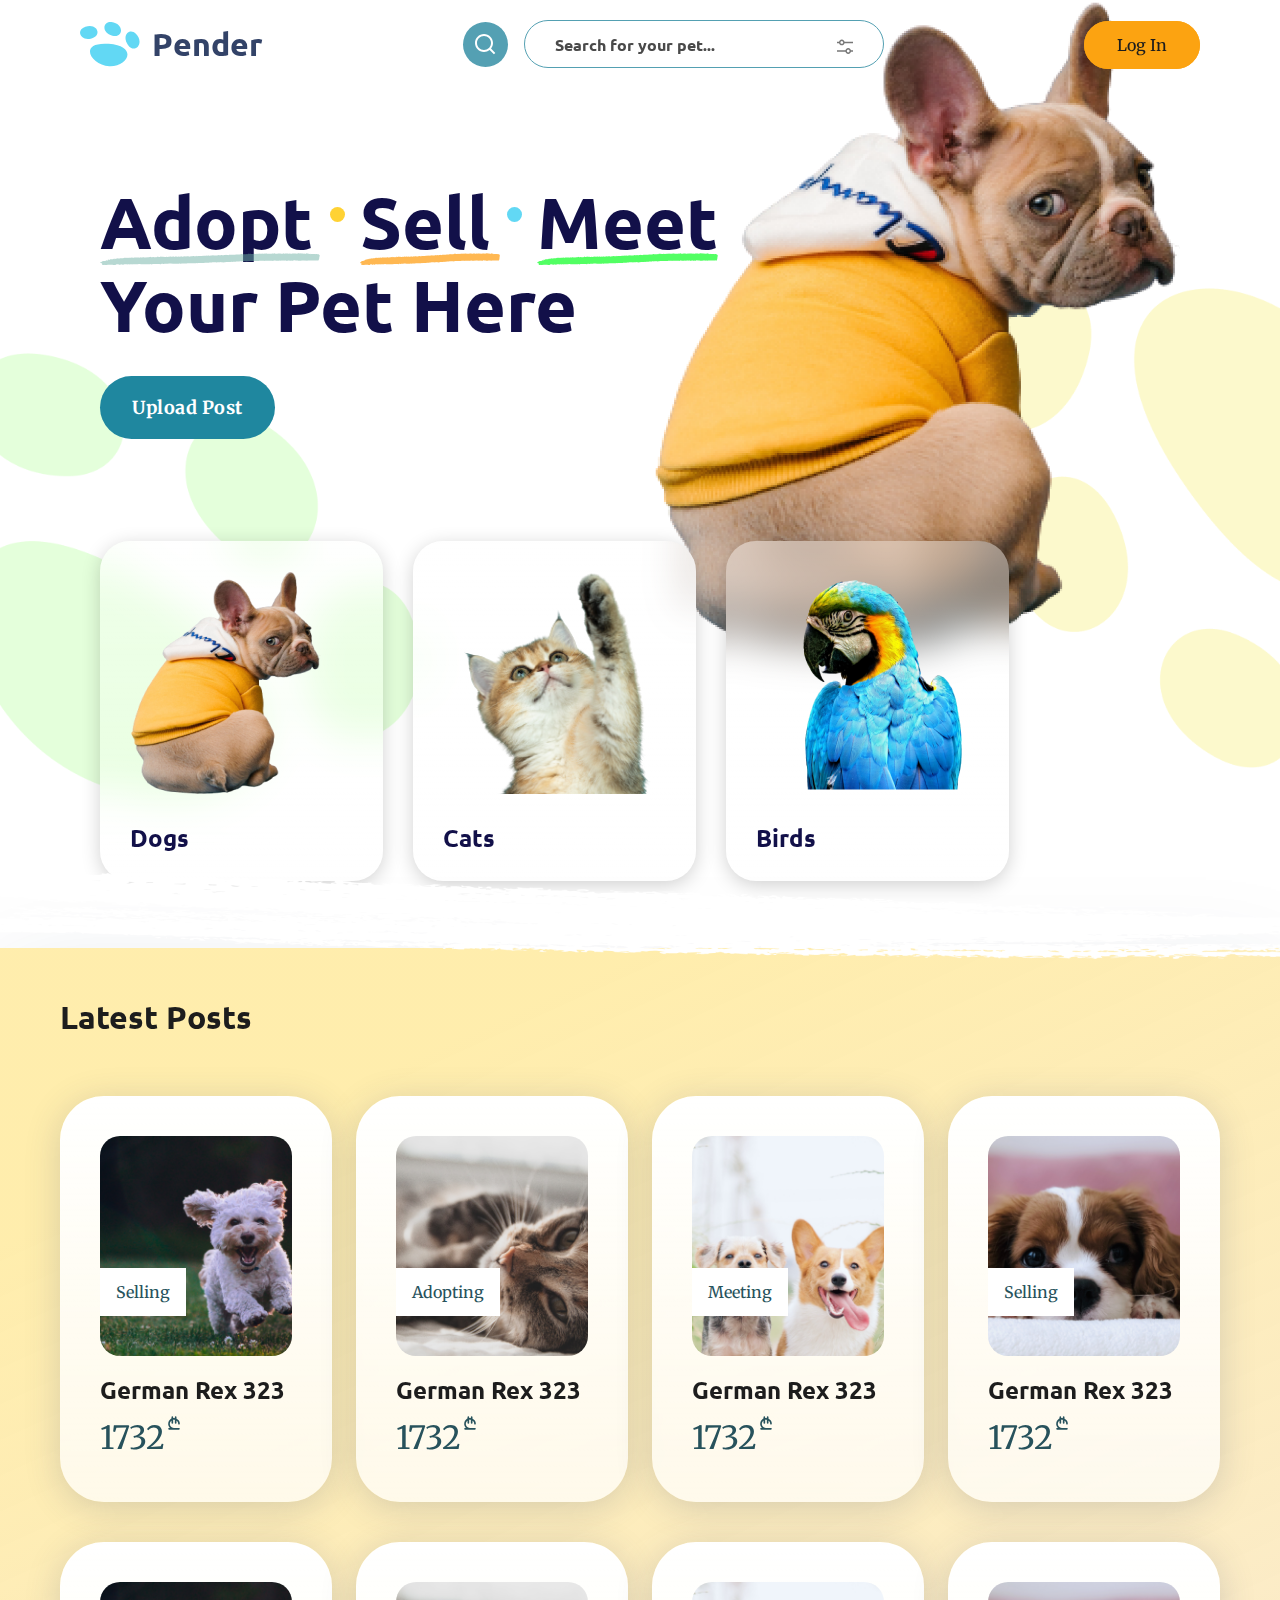
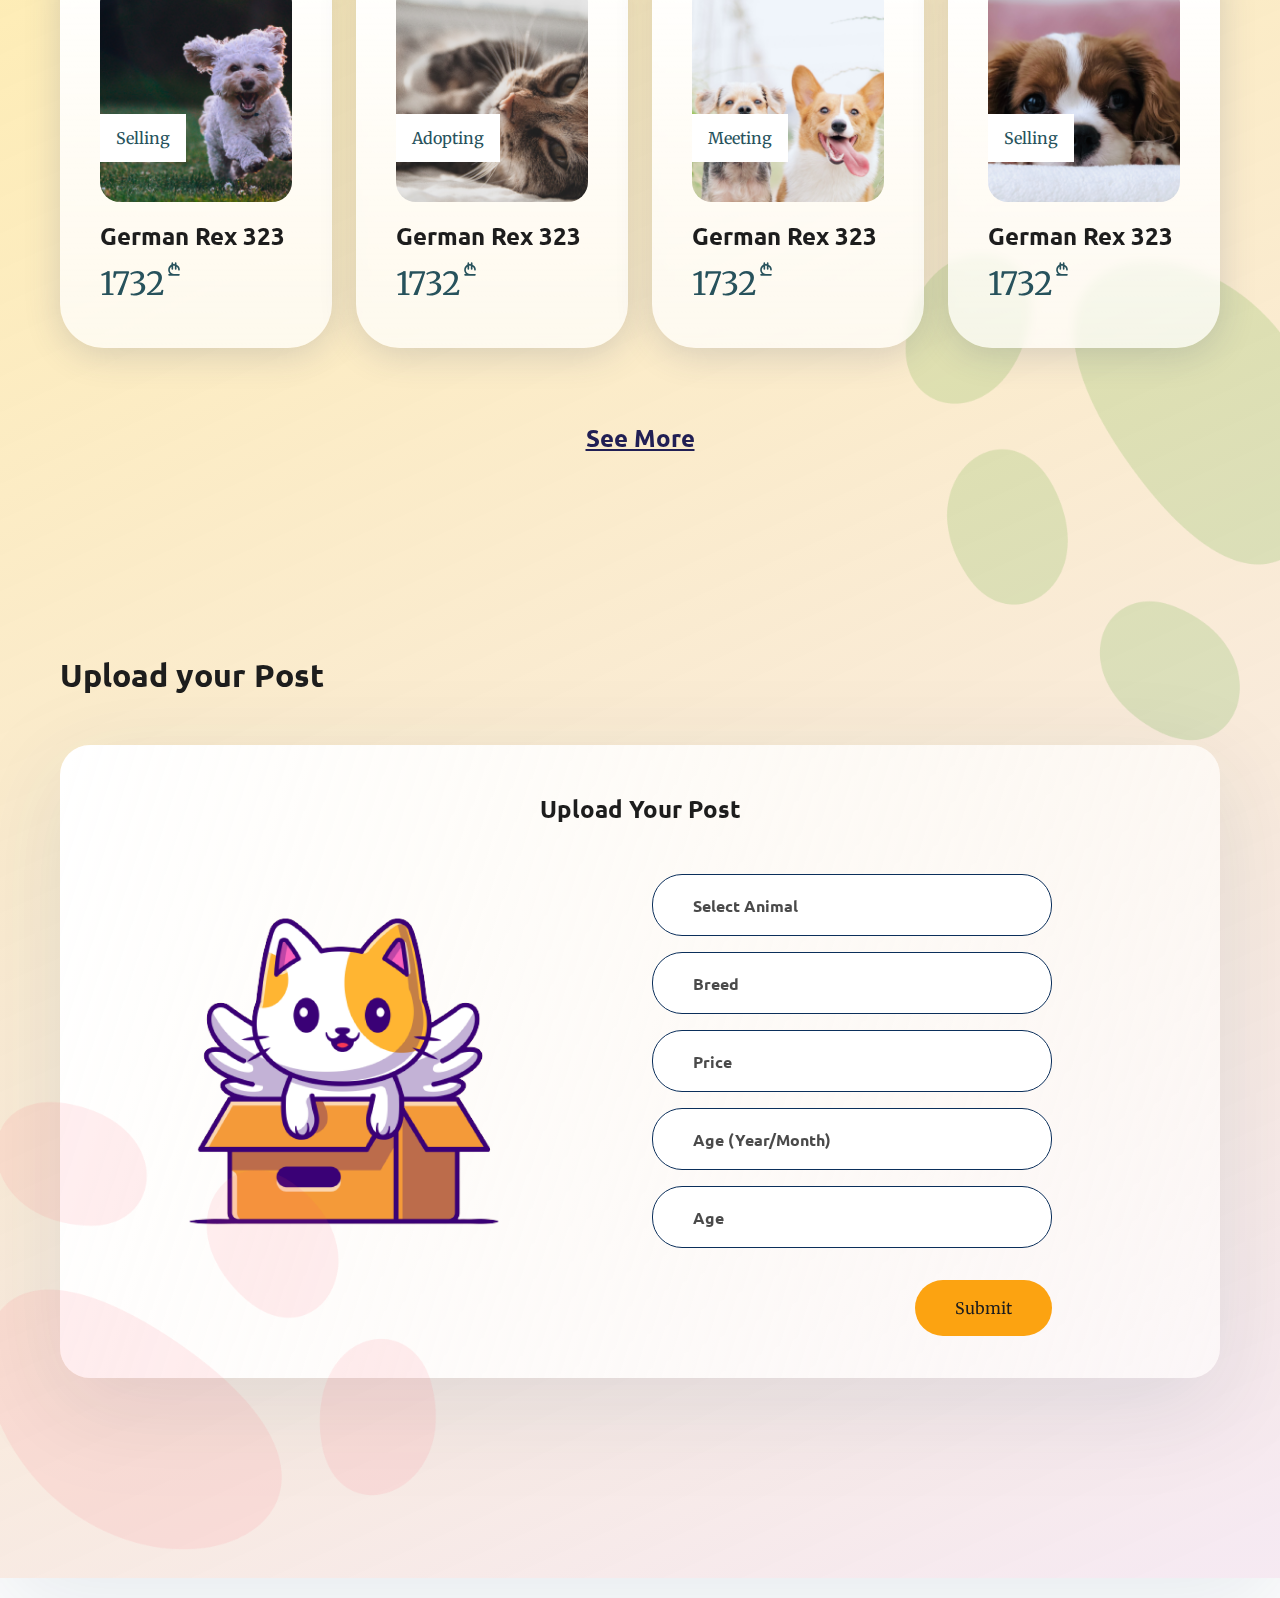
<file: index.html>
<!DOCTYPE html>
<html lang="en">
  <head>
    <meta charset="UTF-8" />
    <meta http-equiv="X-UA-Compatible" content="IE=edge" />
    <meta name="viewport" content="width=device-width, initial-scale=1.0" />
    <title>Pender</title>

    <!-- Bootstrap CSS -->
    <link rel="stylesheet" href="assets/css/bootstrap.min.css" />

    <!-- Custom CSS -->
    <link rel="stylesheet" href="assets/css/style.css" />

    <!-- Responsive CSS -->
    <link rel="stylesheet" href="assets/css/responsive.css" />
  </head>
  <body>
    <!-- Header Part HTML Start -->

    <header>
      <!-- Header Section HTML Start -->

      <section id="Header">
        <nav class="navbar navbar-expand-xl">
          <div class="container-fluid">
            <a class="logo" href="index.html"
              ><img src="assets/images/logo.svg" alt="logo" />Pender</a
            >
            <button
              class="navbar-toggler collapsed"
              type="button"
              data-bs-toggle="collapse"
              data-bs-target="#navbarNav"
              aria-controls="navbarNav"
              aria-expanded="false"
              aria-label="Toggle navigation"
            >
              <span class="toggler-icon top-bar"></span>
              <span class="toggler-icon middle-bar"></span>
              <span class="toggler-icon bottom-bar"></span>
            </button>
            <div class="collapse navbar-collapse" id="navbarNav">
              <ul class="navbar-nav pl-md-5 mx-auto pb-0">
                <form>
                  <div class="search-form">
                    <button type="submit" class="search-btn">
                      <img src="assets/images/search.svg" alt="search" />
                    </button>
                    <div class="search-form-field">
                      <input type="text" placeholder="Search for your pet..." />
                      <span>
                        <img src="assets/images/filter.svg" alt="filter" />
                      </span>
                    </div>
                  </div>
                </form>
              </ul>
              <div class="navbar-nav ml-auto">
                <div class="nav-buttons">
                  <a class="login" href="login.html">Log In</a>
                </div>
              </div>
            </div>
          </div>
        </nav>
      </section>

      <!-- Header Section HTML End -->

      <!-- Hero Section HTML Start -->

      <section id="Hero">
        <div class="hero-wrapper position-relative">
          <div class="container-fluid">
            <div class="row">
              <div class="col-lg-6">
                <div class="hero-content">
                  <h1>
                    <span class="adopt position-relative">
                      Adopt <img src="assets/images/adopt.svg" alt="adopt" />
                    </span>
                    <span class="sell position-relative">
                      Sell <img src="assets/images/sell.svg" alt="sell" />
                    </span>
                    <span class="meet position-relative">
                      Meet <img src="assets/images/meet.svg" alt="meet" />
                    </span>
                    <br />
                    Your Pet Here
                  </h1>
                  <div class="hero-btn mt-5">
                    <a href="#">Upload Post</a>
                  </div>
                  <div class="pets-box">
                    <div class="single-pet">
                      <img src="assets/images/dog.png" alt="dog" />
                      <h4>Dogs</h4>
                    </div>
                    <div class="single-pet">
                      <img src="assets/images/cat.png" alt="cat" />
                      <h4>Cats</h4>
                    </div>
                    <div class="single-pet">
                      <img src="assets/images/birds.png" alt="bird" />
                      <h4>Birds</h4>
                    </div>
                  </div>
                </div>
              </div>
              <div class="col-lg-6">
                <div class="hero-img">
                  <img
                    class="img-fluid"
                    src="assets/images/hero-img.png"
                    alt="hero-img"
                  />
                </div>
              </div>
            </div>
          </div>
          <div class="hero-shape1">
            <img src="assets/images/hero-shape1.png" alt="hero-shape1" />
          </div>
          <div class="hero-shape2">
            <img src="assets/images/hero-shape2.png" alt="hero-shape2" />
          </div>
        </div>
      </section>

      <!-- Hero Section HTML End -->
    </header>

    <!-- Header Part HTML End -->

    <!-- Main Part HTML Start -->

    <main class="main-bg position-relative">
      <div class="main-top-shape">
        <img src="assets/images/main-shape.png" alt="main-shape" />
      </div>

      <!-- Post Section HTML Start -->

      <section id="Post">
        <div class="post-wrapper position-relative">
          <div class="container-fluid">
            <div class="section-title">
              <h2>Latest Posts</h2>
            </div>
            <div class="row align-items-center">
              <div class="col-sm-6 col-lg-3">
                <div class="post-card">
                  <div class="post-card-img position-relative">
                    <img src="assets/images/post-img1.png" alt="post-img1" />
                    <span>Selling</span>
                  </div>
                  <h5>German Rex 323</h5>
                  <p>
                    1732
                    <span
                      ><img src="assets/images/currency.svg" alt="currency"
                    /></span>
                  </p>
                </div>
              </div>
              <div class="col-sm-6 col-lg-3">
                <div class="post-card">
                  <div class="post-card-img position-relative">
                    <img src="assets/images/post-img2.png" alt="post-img2" />
                    <span>Adopting</span>
                  </div>
                  <h5>German Rex 323</h5>
                  <p>
                    1732
                    <span
                      ><img src="assets/images/currency.svg" alt="currency"
                    /></span>
                  </p>
                </div>
              </div>
              <div class="col-sm-6 col-lg-3">
                <div class="post-card">
                  <div class="post-card-img position-relative">
                    <img src="assets/images/post-img3.png" alt="post-img3" />
                    <span>Meeting</span>
                  </div>
                  <h5>German Rex 323</h5>
                  <p>
                    1732
                    <span
                      ><img src="assets/images/currency.svg" alt="currency"
                    /></span>
                  </p>
                </div>
              </div>
              <div class="col-sm-6 col-lg-3">
                <div class="post-card">
                  <div class="post-card-img position-relative">
                    <img src="assets/images/post-img4.png" alt="post-img4" />
                    <span>Selling</span>
                  </div>
                  <h5>German Rex 323</h5>
                  <p>
                    1732
                    <span
                      ><img src="assets/images/currency.svg" alt="currency"
                    /></span>
                  </p>
                </div>
              </div>
              <div class="col-sm-6 col-lg-3">
                <div class="post-card">
                  <div class="post-card-img position-relative">
                    <img src="assets/images/post-img1.png" alt="post-img1" />
                    <span>Selling</span>
                  </div>
                  <h5>German Rex 323</h5>
                  <p>
                    1732
                    <span
                      ><img src="assets/images/currency.svg" alt="currency"
                    /></span>
                  </p>
                </div>
              </div>
              <div class="col-sm-6 col-lg-3">
                <div class="post-card">
                  <div class="post-card-img position-relative">
                    <img src="assets/images/post-img2.png" alt="post-img2" />
                    <span>Adopting</span>
                  </div>
                  <h5>German Rex 323</h5>
                  <p>
                    1732
                    <span
                      ><img src="assets/images/currency.svg" alt="currency"
                    /></span>
                  </p>
                </div>
              </div>
              <div class="col-sm-6 col-lg-3">
                <div class="post-card">
                  <div class="post-card-img position-relative">
                    <img src="assets/images/post-img3.png" alt="post-img3" />
                    <span>Meeting</span>
                  </div>
                  <h5>German Rex 323</h5>
                  <p>
                    1732
                    <span
                      ><img src="assets/images/currency.svg" alt="currency"
                    /></span>
                  </p>
                </div>
              </div>
              <div class="col-sm-6 col-lg-3">
                <div class="post-card">
                  <div class="post-card-img position-relative">
                    <img src="assets/images/post-img4.png" alt="post-img4" />
                    <span>Selling</span>
                  </div>
                  <h5>German Rex 323</h5>
                  <p>
                    1732
                    <span
                      ><img src="assets/images/currency.svg" alt="currency"
                    /></span>
                  </p>
                </div>
              </div>
            </div>
            <div class="post-see-more-btn text-center mt-5 pt-4">
              <a href="#">See More</a>
            </div>
          </div>
          <div class="latest-post-shape">
            <img
              src="assets/images/latest-post-shape.png"
              alt="latest-post-shape"
            />
          </div>
        </div>
      </section>

      <!-- Post Section HTML End -->

      <!-- Upload Post Section HTML Start -->

      <section id="Upload-post">
        <div class="upload-post-wrapper position-relative">
          <div class="container-fluid">
            <div class="section-title">
              <h2>Upload your Post</h2>
            </div>
            <div class="upload-post-container">
              <div class="upload-post-title">
                <h4>Upload Your Post</h4>
              </div>
              <div class="row align-items-center">
                <div class="col-md-6">
                  <div class="upload-post-img">
                    <img
                      src="assets/images/upload-post.png"
                      alt="upload-post"
                    />
                  </div>
                </div>
                <div class="col-md-6">
                  <div class="upload-post-form-container">
                    <form>
                      <div class="upload-post-form">
                        <div class="up-form-field">
                          <input type="text" placeholder="Select Animal" />
                        </div>
                        <div class="up-form-field">
                          <input type="text" placeholder="Breed" />
                        </div>
                        <div class="up-form-field">
                          <input type="text" placeholder="Price" />
                        </div>
                        <div class="up-form-field">
                          <input type="text" placeholder="Age (Year/Month)" />
                        </div>
                        <div class="up-form-field">
                          <input type="text" placeholder="Age" />
                        </div>
                        <div class="up-form-btn text-center text-md-end mt-3">
                          <input type="submit" placeholder="Next" />
                        </div>
                      </div>
                    </form>
                  </div>
                </div>
              </div>
            </div>
          </div>
          <div class="upload-post-shape">
            <img
              src="assets/images/upload-post-shape.png"
              alt="upload-post-shape"
            />
          </div>
        </div>
      </section>

      <!-- Upload Post Section HTML End -->
    </main>

    <!-- Main Part HTML End -->

    <!-- Bootstrap JavaScript -->
    <script src="assets/js/bootstrap.min.js"></script>

    <!-- Custom JavaScript -->
    <script src="assets/js/script.js"></script>
  </body>
</html>
</file>
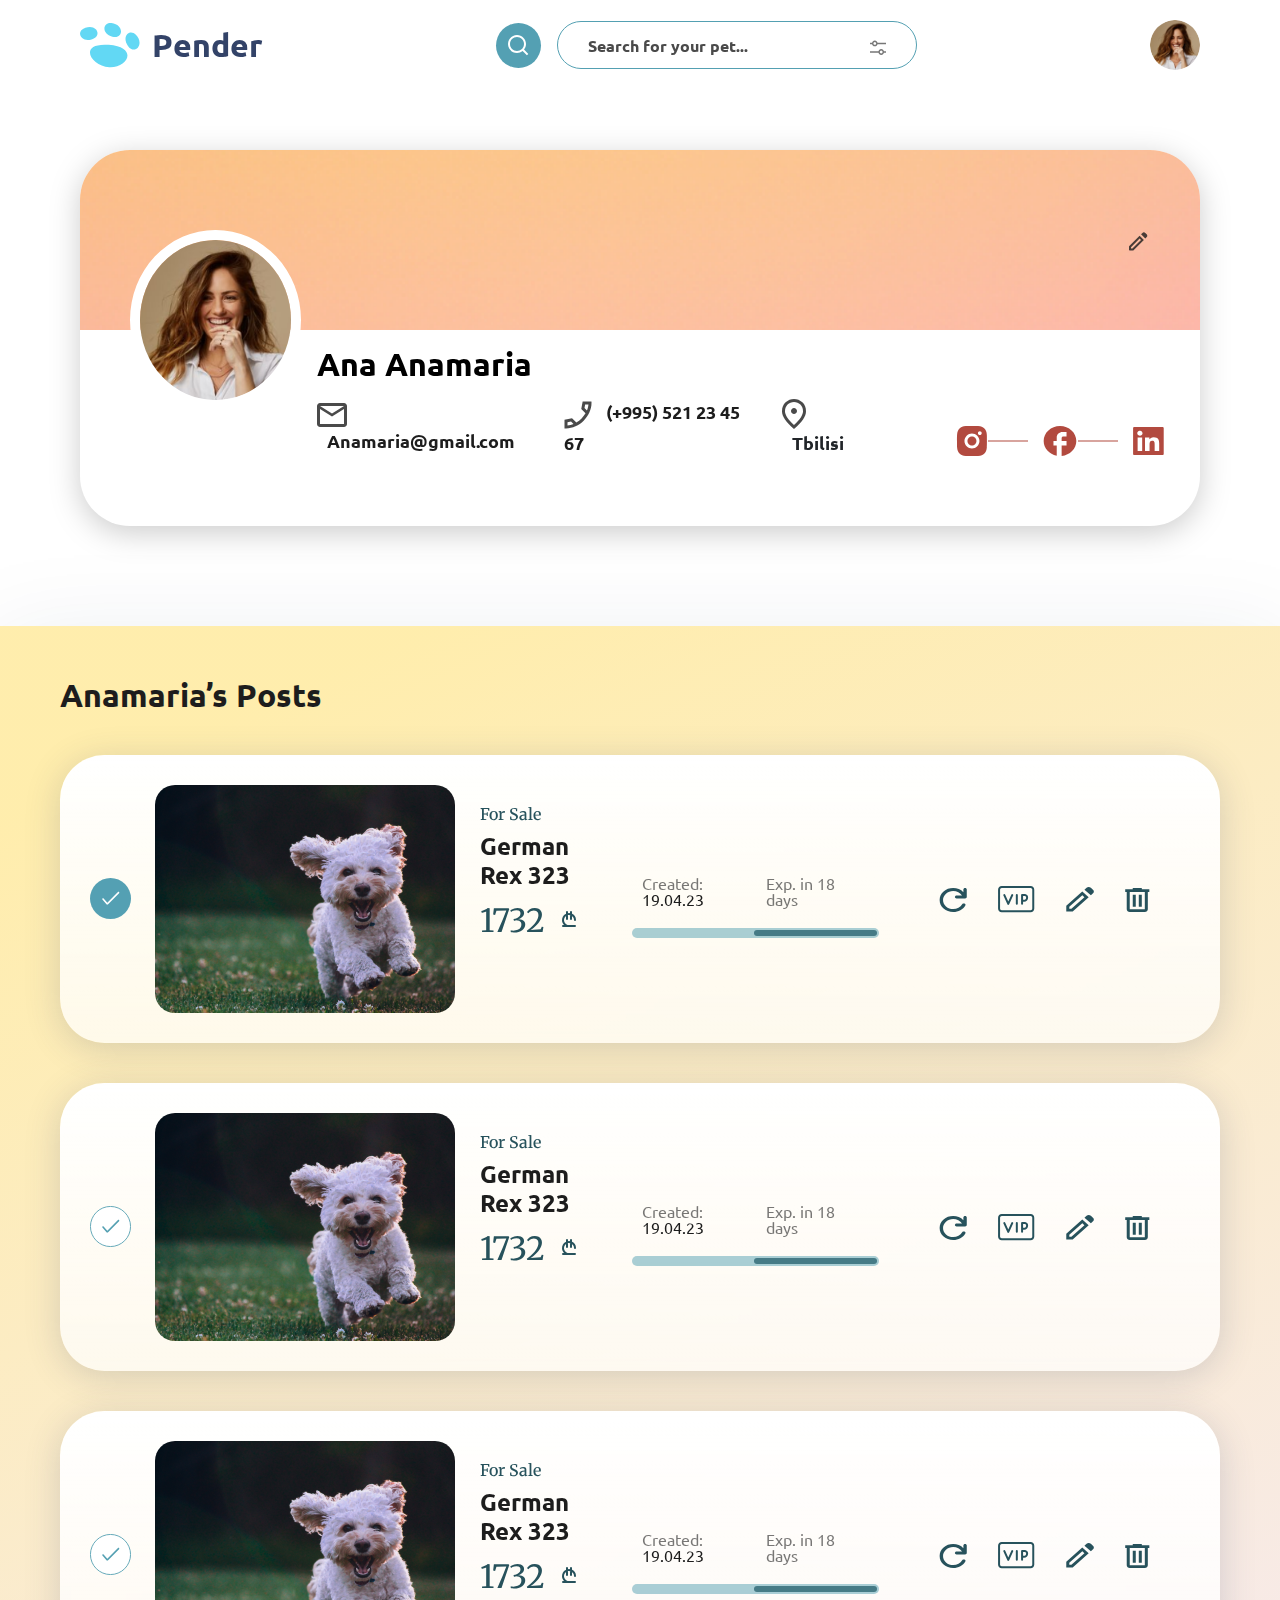
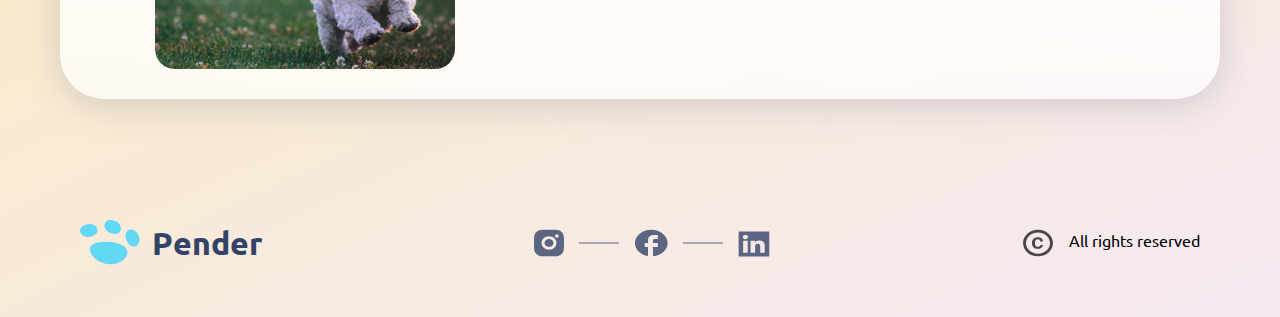
<file: post-card.html>
<!DOCTYPE html>
<html lang="en">
  <head>
    <meta charset="UTF-8" />
    <meta http-equiv="X-UA-Compatible" content="IE=edge" />
    <meta name="viewport" content="width=device-width, initial-scale=1.0" />
    <title>Pender</title>

    <!-- Bootstrap CSS -->
    <link rel="stylesheet" href="assets/css/bootstrap.min.css" />

    <!-- Custom CSS -->
    <link rel="stylesheet" href="assets/css/style.css" />

    <!-- Responsive CSS -->
    <link rel="stylesheet" href="assets/css/responsive.css" />
  </head>
  <body>
    <!-- Header Part HTML Start -->

    <header>
      <!-- Header Section HTML Start -->

      <section id="Header">
        <nav class="navbar navbar-expand-xl">
          <div class="container-fluid">
            <a class="logo" href="index.html"
              ><img src="assets/images/logo.svg" alt="logo" />Pender</a
            >
            <button
              class="navbar-toggler collapsed"
              type="button"
              data-bs-toggle="collapse"
              data-bs-target="#navbarNav"
              aria-controls="navbarNav"
              aria-expanded="false"
              aria-label="Toggle navigation"
            >
              <span class="toggler-icon top-bar"></span>
              <span class="toggler-icon middle-bar"></span>
              <span class="toggler-icon bottom-bar"></span>
            </button>
            <div class="collapse navbar-collapse" id="navbarNav">
              <ul class="navbar-nav pl-md-5 mx-auto pb-0">
                <form>
                  <div class="search-form">
                    <button type="submit" class="search-btn">
                      <img src="assets/images/search.svg" alt="search" />
                    </button>
                    <div class="search-form-field">
                      <input type="text" placeholder="Search for your pet..." />
                      <span>
                        <img src="assets/images/filter.svg" alt="filter" />
                      </span>
                    </div>
                  </div>
                </form>
              </ul>
              <div class="navbar-nav ml-auto">
                <div class="nav-buttons">
                  <div class="user-profile position-relative" href="#">
                    <img
                      class="user-profile-icon"
                      src="assets/images/user-profile.png"
                      alt="user-profile"
                    />
                    <div class="profile-dropdown">
                      <div class="profile-user-info d-flex align-items-center">
                        <img
                          src="assets/images/user-profile.png"
                          alt="user-profile"
                        />
                        <div>
                          <h5>Gio Giorgi</h5>
                          <p>Giorgi@gmail.com</p>
                        </div>
                      </div>
                      <hr />
                      <div class="user-edit-profile">
                        <a href="user.html" class="d-flex align-items-center"
                          ><img src="assets/images/edit.svg" alt="edit" />
                          <span class="ps-4">View Profile</span></a
                        >
                      </div>
                      <hr />
                      <div class="user-logout">
                        <a
                          href="#"
                          class="d-flex justify-content-between align-items-center"
                          ><img src="assets/images/logout.svg" alt="logout" />
                          <span>Log out</span></a
                        >
                      </div>
                    </div>
                  </div>
                </div>
              </div>
            </div>
          </div>
        </nav>
      </section>

      <!-- Header Section HTML End -->

      <!-- User Hero Section HTML Start -->

      <section id="User-hero">
        <div class="user-hero-wrapper">
          <div class="container-fluid">
            <div class="user-hero-container">
              <div class="user-hero-top">
                <a class="user-edit-icon" href="#"
                  ><img src="assets/images/edit.svg" alt="edit"
                /></a>
              </div>
              <div class="user-hero-bottom">
                <div class="row user-hero-bottom-wrapper align-items-end">
                  <div class="col-lg-9">
                    <div class="user-info-container d-md-flex">
                      <div class="user-info-img">
                        <img src="assets/images/user.png" alt="user" />
                      </div>
                      <div class="user-info-content ms-3">
                        <h4>Ana Anamaria</h4>
                        <div
                          class="user-contact-details d-xl-flex align-items-center"
                        >
                          <li>
                            <img
                              src="assets/images/email-icon.svg"
                              alt="email-icon"
                            />
                            <a href="mailto:Anamaria@gmail.com"
                              >Anamaria@gmail.com</a
                            >
                          </li>
                          <li>
                            <img
                              src="assets/images/phone-icon.svg"
                              alt="phone-icon"
                            />
                            <a href="tel:(+995) 521 23 45 67"
                              >(+995) 521 23 45 67</a
                            >
                          </li>
                          <li>
                            <img
                              src="assets/images/location-icon.svg"
                              alt="location-icon"
                            />
                            <a>Tbilisi</a>
                          </li>
                        </div>
                      </div>
                    </div>
                  </div>
                  <div class="col-lg-3">
                    <div
                      class="user-social d-flex align-items-center mt-4 mt-lg-0 float-md-end"
                    >
                      <li>
                        <a href="#"
                          ><img
                            src="assets/images/instagram-icon.svg"
                            alt="instagram-icon"
                        /></a>
                      </li>
                      <li>
                        <a href="#"
                          ><img
                            src="assets/images/facebook-icon.svg"
                            alt="facebook-icon"
                        /></a>
                      </li>
                      <li>
                        <a href="#"
                          ><img
                            src="assets/images/linkedin-icon.svg"
                            alt="linkedin-icon"
                        /></a>
                      </li>
                    </div>
                  </div>
                </div>
              </div>
            </div>
          </div>
        </div>
      </section>

      <!-- User Form Section HTML Start -->

      <section id="User-form">
        <div class="user-modal">
          <div class="user-form-container d-lg-flex">
            <div class="user-upload-img mb-4 mb-lg-0">
              <img src="assets/images/user.png" alt="user" />
              <a class="upload-btn" href="#">+</a>
            </div>
            <form>
              <div class="user-form-field">
                <input type="text" placeholder="Giorgi Gio ..." required />
              </div>
              <div class="user-form-field">
                <img src="assets/images/email-icon.svg" alt="email-icon" />
                <input
                  type="email"
                  placeholder="Giorgi@gmail.com ..."
                  required
                />
              </div>
              <div class="user-form-field">
                <img src="assets/images/phone-icon.svg" alt="phone-icon" />
                <input type="text" placeholder="557325325..." required />
              </div>
              <div class="user-form-field">
                <img
                  src="assets/images/location-icon.svg"
                  alt="location-icon"
                />
                <input type="text" placeholder="Gori..." required />
              </div>
              <div class="user-form-field">
                <img src="assets/images/social-icon.svg" alt="social-icon" />
                <input
                  type="text"
                  placeholder="https:www.facebook.com..."
                  required
                />
              </div>
              <div class="text-center text-lg-end mt-4">
                <button class="form-close-btn">Close</button>
                <button class="form-done-btn" type="submit">Done</button>
              </div>
            </form>
          </div>
        </div>
      </section>

      <!-- User Form Section HTML End -->

      <!-- User Hero Section HTML End -->
    </header>

    <!-- Header Part HTML

    <!-- User Page Body Section HTML Start -->

    <div class="user-page-bottom-body">
      <!-- Post Section HTML Start -->

      <section id="Post" class="user-post">
        <div class="post-wrapper position-relative">
          <div class="container-fluid">
            <div class="section-title">
              <h2>Anamaria’s Posts</h2>
            </div>
            <div class="v-post-card-wrapper">
              <div class="row align-items-center">
                <div class="col-lg-6">
                  <div class="v-post-card-content d-md-flex align-items-center">
                    <div
                      class="v-post-card-check text-center pb-3 pb-md-0 pe-md-4"
                    >
                      <img
                        src="assets/images/check-fill.svg"
                        alt="check-fill"
                      />
                    </div>
                    <div class="v-post-card-text-wrapper d-md-flex">
                      <div class="v-post-card-img">
                        <img
                          src="assets/images/post-card-img.png"
                          alt="post-card-img"
                        />
                      </div>
                      <div class="v-post-card-text">
                        <h6>For Sale</h6>
                        <h5>German Rex 323</h5>
                        <p>
                          1732
                          <span
                            ><img
                              src="assets/images/currency.svg"
                              alt="currency"
                          /></span>
                        </p>
                      </div>
                    </div>
                  </div>
                </div>
                <div class="col-lg-3">
                  <div
                    class="post-time d-flex justify-content-between align-items-center"
                  >
                    <p>Created: <span>19.04.23</span></p>
                    <p>Exp. in 18 days</p>
                  </div>
                </div>
                <div class="col-lg-3 ps-lg-5">
                  <div class="v-post-card-actions">
                    <ul
                      class="d-flex justify-content-between align-items-center"
                    >
                      <li>
                        <a href="#"
                          ><img
                            src="assets/images/reload-icon.svg"
                            alt="reload-icon"
                        /></a>
                      </li>
                      <li>
                        <a href="#"
                          ><img src="assets/images/vip-icon.svg" alt="vip-icon"
                        /></a>
                      </li>
                      <li>
                        <a href="#"
                          ><img
                            src="assets/images/edit-icon.svg"
                            alt="edit-icon"
                        /></a>
                      </li>
                      <li>
                        <a href="#"
                          ><img
                            src="assets/images/delete-icon.svg"
                            alt="delete-icon"
                        /></a>
                      </li>
                    </ul>
                  </div>
                </div>
              </div>
            </div>
            <div class="v-post-card-wrapper">
              <div class="row align-items-center">
                <div class="col-lg-6">
                  <div class="v-post-card-content d-md-flex align-items-center">
                    <div
                      class="v-post-card-check text-center pb-3 pb-md-0 pe-md-4"
                    >
                      <img src="assets/images/check.svg" alt="check" />
                    </div>
                    <div class="v-post-card-text-wrapper d-md-flex">
                      <div class="v-post-card-img">
                        <img
                          src="assets/images/post-card-img.png"
                          alt="post-card-img"
                        />
                      </div>
                      <div class="v-post-card-text">
                        <h6>For Sale</h6>
                        <h5>German Rex 323</h5>
                        <p>
                          1732
                          <span
                            ><img
                              src="assets/images/currency.svg"
                              alt="currency"
                          /></span>
                        </p>
                      </div>
                    </div>
                  </div>
                </div>
                <div class="col-lg-3">
                  <div
                    class="post-time d-flex justify-content-between align-items-center"
                  >
                    <p>Created: <span>19.04.23</span></p>
                    <p>Exp. in 18 days</p>
                  </div>
                </div>
                <div class="col-lg-3 ps-lg-5">
                  <div class="v-post-card-actions">
                    <ul
                      class="d-flex justify-content-between align-items-center"
                    >
                      <li>
                        <a href="#"
                          ><img
                            src="assets/images/reload-icon.svg"
                            alt="reload-icon"
                        /></a>
                      </li>
                      <li>
                        <a href="#"
                          ><img src="assets/images/vip-icon.svg" alt="vip-icon"
                        /></a>
                      </li>
                      <li>
                        <a href="#"
                          ><img
                            src="assets/images/edit-icon.svg"
                            alt="edit-icon"
                        /></a>
                      </li>
                      <li>
                        <a href="#"
                          ><img
                            src="assets/images/delete-icon.svg"
                            alt="delete-icon"
                        /></a>
                      </li>
                    </ul>
                  </div>
                </div>
              </div>
            </div>
            <div class="v-post-card-wrapper">
              <div class="row align-items-center">
                <div class="col-lg-6">
                  <div class="v-post-card-content d-md-flex align-items-center">
                    <div
                      class="v-post-card-check text-center pb-3 pb-md-0 pe-md-4"
                    >
                      <img src="assets/images/check.svg" alt="check" />
                    </div>
                    <div class="v-post-card-text-wrapper d-md-flex">
                      <div class="v-post-card-img">
                        <img
                          src="assets/images/post-card-img.png"
                          alt="post-card-img"
                        />
                      </div>
                      <div class="v-post-card-text">
                        <h6>For Sale</h6>
                        <h5>German Rex 323</h5>
                        <p>
                          1732
                          <span
                            ><img
                              src="assets/images/currency.svg"
                              alt="currency"
                          /></span>
                        </p>
                      </div>
                    </div>
                  </div>
                </div>
                <div class="col-lg-3">
                  <div
                    class="post-time d-flex justify-content-between align-items-center"
                  >
                    <p>Created: <span>19.04.23</span></p>
                    <p>Exp. in 18 days</p>
                  </div>
                </div>
                <div class="col-lg-3 ps-lg-5">
                  <div class="v-post-card-actions">
                    <ul
                      class="d-flex justify-content-between align-items-center"
                    >
                      <li>
                        <a href="#"
                          ><img
                            src="assets/images/reload-icon.svg"
                            alt="reload-icon"
                        /></a>
                      </li>
                      <li>
                        <a href="#"
                          ><img src="assets/images/vip-icon.svg" alt="vip-icon"
                        /></a>
                      </li>
                      <li>
                        <a href="#"
                          ><img
                            src="assets/images/edit-icon.svg"
                            alt="edit-icon"
                        /></a>
                      </li>
                      <li>
                        <a href="#"
                          ><img
                            src="assets/images/delete-icon.svg"
                            alt="delete-icon"
                        /></a>
                      </li>
                    </ul>
                  </div>
                </div>
              </div>
            </div>
          </div>
        </div>
      </section>

      <!-- Post Section HTML End -->

      <!-- User Footer Section HTML Start -->

      <footer id="User-footer" class="user-footer">
        <div class="container-fluid">
          <div class="user-footer-container">
            <div class="row align-items-center">
              <div class="col-md-4">
                <div class="footer-logo">
                  <a class="logo" href="index.html"
                    ><img src="assets/images/logo.svg" alt="logo" />Pender</a
                  >
                </div>
              </div>
              <div class="col-md-4">
                <div
                  class="user-social user-footer-social d-flex justify-content-center align-items-center mt-4 mt-md-0"
                >
                  <li>
                    <a href="#"
                      ><img
                        src="assets/images/instagram-gray-icon.svg"
                        alt="instagram-gray-icon"
                    /></a>
                  </li>
                  <li>
                    <a href="#"
                      ><img
                        src="assets/images/facebook-gray-icon.svg"
                        alt="facebook-gray-icon"
                    /></a>
                  </li>
                  <li>
                    <a href="#"
                      ><img
                        src="assets/images/linkedin-gray-icon.svg"
                        alt="linkedin-gray-icon"
                    /></a>
                  </li>
                </div>
              </div>
              <div class="col-md-4 mt-4 mt-md-0">
                <div
                  class="footer-copyright text-center text-md-start float-md-end"
                >
                  <p>
                    <img
                      class="me-3"
                      src="assets/images/copyright-icon.svg"
                      alt="copyright-icon"
                    />All rights reserved
                  </p>
                </div>
              </div>
            </div>
          </div>
        </div>
      </footer>

      <!-- User Footer Section HTML End -->
    </div>

    <!-- User Page Body Section HTML End -->

    <!-- Bootstrap JavaScript -->
    <script src="assets/js/bootstrap.min.js"></script>

    <!-- Custom JavaScript -->
    <script src="assets/js/script.js"></script>
  </body>
</html>
</file>
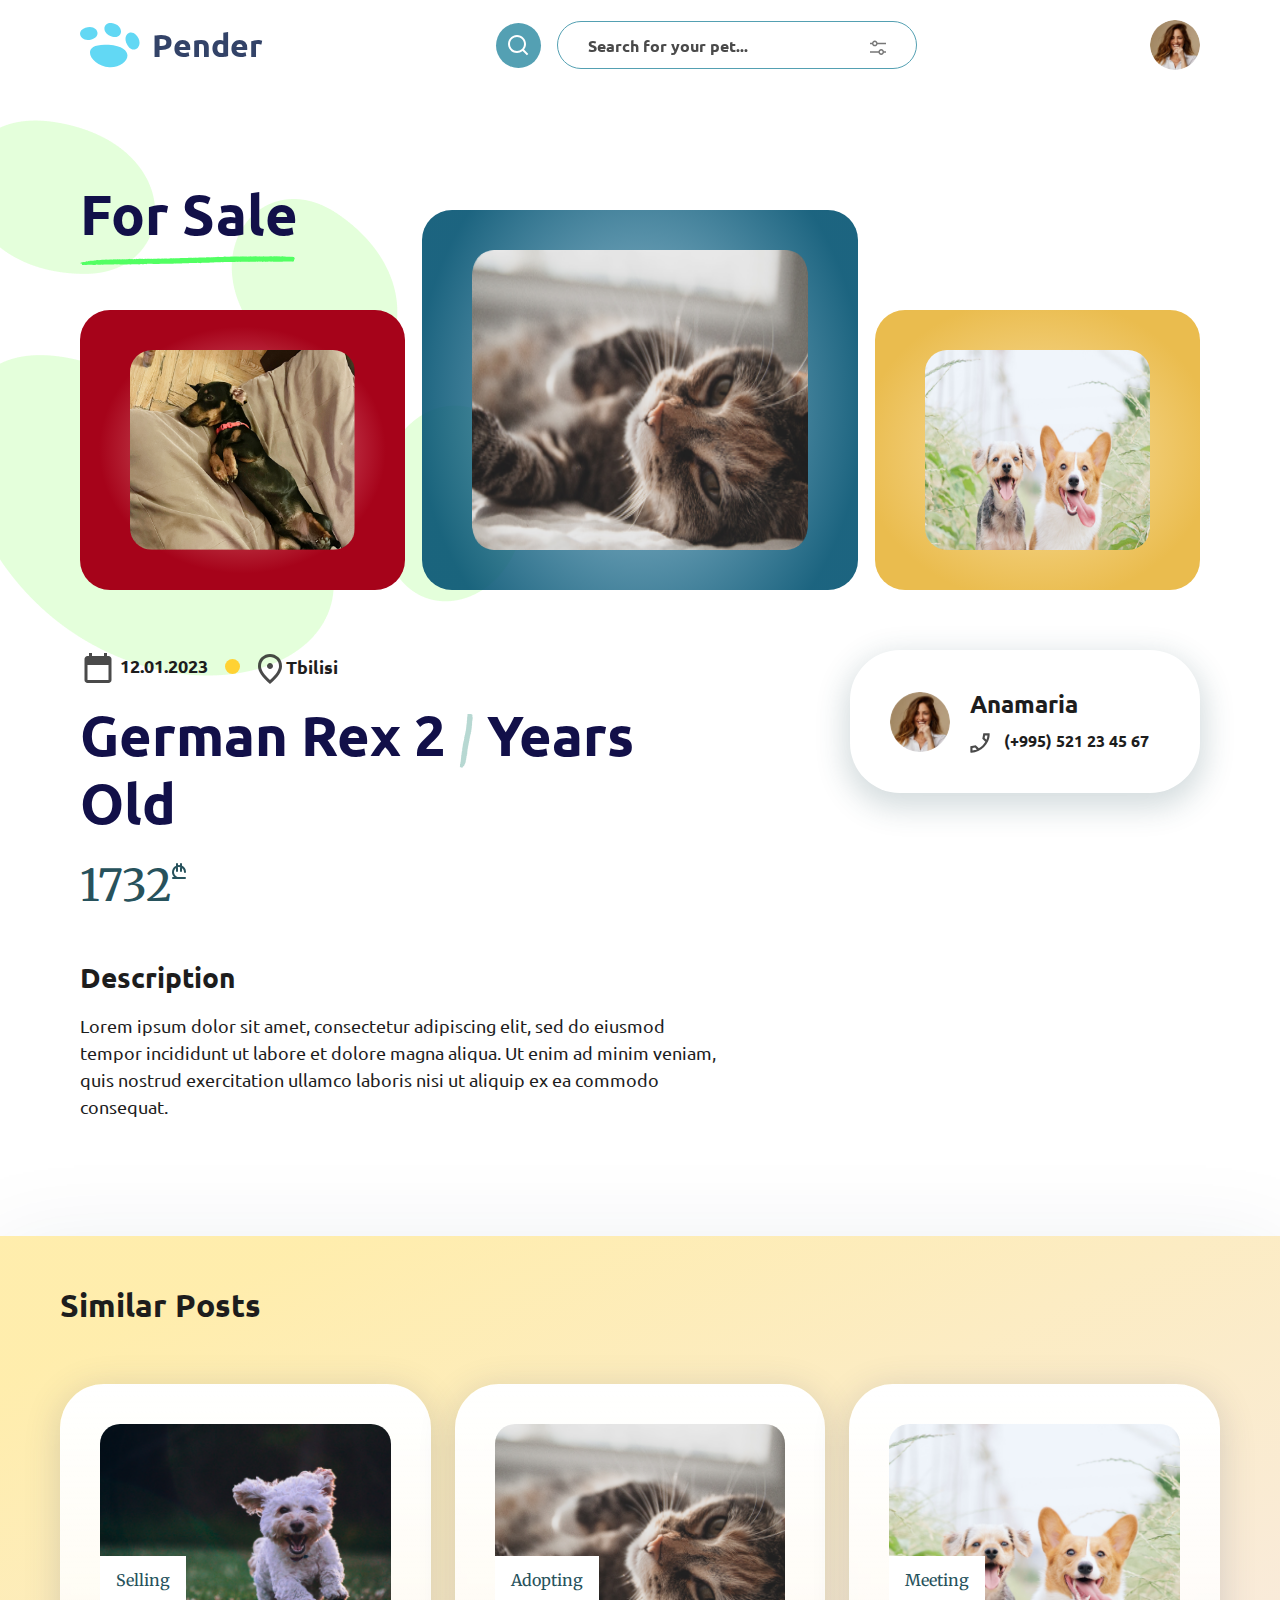
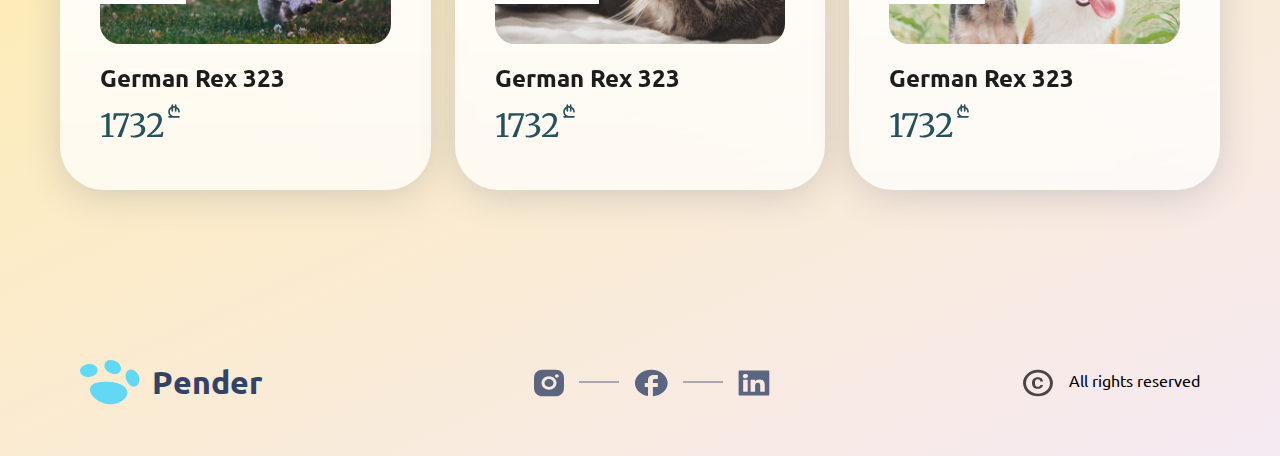
<file: post.html>
<!DOCTYPE html>
<html lang="en">
  <head>
    <meta charset="UTF-8" />
    <meta http-equiv="X-UA-Compatible" content="IE=edge" />
    <meta name="viewport" content="width=device-width, initial-scale=1.0" />
    <title>Pender - Post</title>

    <!-- Owl Carousel CSS for Slider -->
    <link rel="stylesheet" href="assets/css/owl.carousel.min.css" />
    <link rel="stylesheet" href="assets/css/owl.theme.default.min.css" />

    <!-- Bootstrap CSS -->
    <link rel="stylesheet" href="assets/css/bootstrap.min.css" />

    <!-- Custom CSS -->
    <link rel="stylesheet" href="assets/css/style.css" />

    <!-- Responsive CSS -->
    <link rel="stylesheet" href="assets/css/responsive.css" />
  </head>
  <body>
    <!-- Header Part HTML Start -->

    <header>
      <!-- Header Section HTML Start -->

      <section id="Header">
        <nav class="navbar navbar-expand-xl">
          <div class="container-fluid">
            <a class="logo" href="index.html"
              ><img src="assets/images/logo.svg" alt="logo" />Pender</a
            >
            <button
              class="navbar-toggler collapsed"
              type="button"
              data-bs-toggle="collapse"
              data-bs-target="#navbarNav"
              aria-controls="navbarNav"
              aria-expanded="false"
              aria-label="Toggle navigation"
            >
              <span class="toggler-icon top-bar"></span>
              <span class="toggler-icon middle-bar"></span>
              <span class="toggler-icon bottom-bar"></span>
            </button>
            <div class="collapse navbar-collapse" id="navbarNav">
              <ul class="navbar-nav pl-md-5 mx-auto pb-0">
                <form>
                  <div class="search-form">
                    <button type="submit" class="search-btn">
                      <img src="assets/images/search.svg" alt="search" />
                    </button>
                    <div class="search-form-field">
                      <input type="text" placeholder="Search for your pet..." />
                      <span>
                        <img src="assets/images/filter.svg" alt="filter" />
                      </span>
                    </div>
                  </div>
                </form>
              </ul>
              <div class="navbar-nav ml-auto">
                <div class="nav-buttons">
                  <div class="user-profile position-relative" href="#">
                    <img
                      class="user-profile-icon"
                      src="assets/images/user-profile.png"
                      alt="user-profile"
                    />
                    <div class="profile-dropdown">
                      <div class="profile-user-info d-flex align-items-center">
                        <img
                          src="assets/images/user-profile.png"
                          alt="user-profile"
                        />
                        <div>
                          <h5>Gio Giorgi</h5>
                          <p>Giorgi@gmail.com</p>
                        </div>
                      </div>
                      <hr />
                      <div class="user-edit-profile">
                        <a href="user.html" class="d-flex align-items-center"
                          ><img src="assets/images/edit.svg" alt="edit" />
                          <span class="ps-4">View Profile</span></a
                        >
                      </div>
                      <hr />
                      <div class="user-logout">
                        <a
                          href="#"
                          class="d-flex justify-content-between align-items-center"
                          ><img src="assets/images/logout.svg" alt="logout" />
                          <span>Log out</span></a
                        >
                      </div>
                    </div>
                  </div>
                </div>
              </div>
            </div>
          </div>
        </nav>
      </section>

      <!-- Header Section HTML End -->

      <!-- Post Hero Section HTML Start -->

      <section id="Post-hero">
        <div class="post-hero-wrapper position-relative">
          <div class="container-fluid">
            <div class="post-hero-title">
              <h2>
                For Sale
                <div class="post-hero-title-border">
                  <img
                    src="assets/images/post-hero-title-border-shape.svg"
                    alt="post-hero-title-border-shape"
                  />
                </div>
              </h2>
            </div>
            <div class="post-hero-container d-none d-md-flex">
              <div class="post-hero-card post-hero-card1">
                <div class="post-hero-card-img">
                  <img src="assets/images/post-img5.png" alt="post-img5" />
                </div>
              </div>
              <div class="post-hero-card post-hero-card2">
                <div class="post-hero-card-img">
                  <img src="assets/images/post-img2.png" alt="post-img2" />
                </div>
              </div>
              <div class="post-hero-card post-hero-card3">
                <div class="post-hero-card-img">
                  <img src="assets/images/post-img3.png" alt="post-img3" />
                </div>
              </div>
            </div>

            <!-- Slider for Mobile -->

            <div
              class="post-hero-container hero-slider post-slider owl-carousel owl-theme d-md-none"
            >
              <div class="post-hero-card post-hero-card1">
                <div class="post-hero-card-img">
                  <img src="assets/images/post-img5.png" alt="post-img5" />
                </div>
              </div>
              <div class="post-hero-card post-hero-card2">
                <div class="post-hero-card-img">
                  <img src="assets/images/post-img2.png" alt="post-img2" />
                </div>
              </div>
              <div class="post-hero-card post-hero-card3">
                <div class="post-hero-card-img">
                  <img src="assets/images/post-img3.png" alt="post-img3" />
                </div>
              </div>
            </div>
            <div class="post-info-container">
              <div class="row">
                <div class="col-md-7">
                  <div class="post-info-text">
                    <div class="post-info-location d-flex align-items-center">
                      <li class="post-date position-relative">
                        <img src="assets/images/calender.svg" alt="calender" />
                        12.01.2023
                      </li>
                      <li>
                        <img
                          src="assets/images/location-icon.svg"
                          alt="calender"
                        />
                        Tbilisi
                      </li>
                    </div>
                    <div class="post-info-title">
                      <h2>
                        German Rex 2
                        <img src="assets/images/slash.svg" alt="slash" /> Years
                        Old
                      </h2>
                    </div>
                    <div class="post-info-price">
                      <h3>
                        1732
                        <img src="assets/images/currency.svg" alt="currency" />
                      </h3>
                    </div>
                    <div class="post-info-description mt-5">
                      <h4>Description</h4>
                      <p>
                        Lorem ipsum dolor sit amet, consectetur adipiscing elit,
                        sed do eiusmod tempor incididunt ut labore et dolore
                        magna aliqua. Ut enim ad minim veniam, quis nostrud
                        exercitation ullamco laboris nisi ut aliquip ex ea
                        commodo consequat.
                      </p>
                    </div>
                  </div>
                </div>
                <div class="col-md-5">
                  <div
                    class="post-user-info d-flex align-items-center mt-4 mt-md-0"
                  >
                    <div class="post-user-img">
                      <img
                        src="assets/images/user-profile.png"
                        alt="user-profile"
                      />
                    </div>
                    <div class="post-user-info-text">
                      <h4>Anamaria</h4>
                      <p>
                        <img
                          src="assets/images/phone-icon.svg"
                          alt="phone-icon"
                        />
                        (+995) 521 23 45 67
                      </p>
                    </div>
                  </div>
                </div>
              </div>
            </div>
          </div>
          <div class="post-hero-shape">
            <img src="assets/images/hero-shape1.png" alt="hero-shape1" />
          </div>
        </div>
      </section>

      <!-- Post Hero Section HTML End -->

      <!-- Post Info Section HTML Start -->

      <!-- Post Info Section HTML End -->
    </header>

    <!-- Header Part HTML End -->

    <!-- User Page Body Section HTML Start -->

    <div class="user-page-bottom-body">
      <!-- Post Section HTML Start -->

      <section id="Post" class="user-post">
        <div class="post-wrapper position-relative overflow-hidden pb-5">
          <div class="container-fluid">
            <div class="section-title">
              <h2>Similar Posts</h2>
            </div>
            <div
              class="row align-items-center justify-content-center d-none d-md-flex"
            >
              <div class="col-md-6 col-lg-4 col-xxl-3">
                <div class="post-card">
                  <div class="post-card-img position-relative">
                    <img src="assets/images/post-img1.png" alt="post-img1" />
                    <span>Selling</span>
                  </div>
                  <h5>German Rex 323</h5>
                  <p>
                    1732
                    <span
                      ><img src="assets/images/currency.svg" alt="currency"
                    /></span>
                  </p>
                </div>
              </div>
              <div class="col-md-6 col-lg-4 col-xxl-3">
                <div class="post-card">
                  <div class="post-card-img position-relative">
                    <img src="assets/images/post-img2.png" alt="post-img2" />
                    <span>Adopting</span>
                  </div>
                  <h5>German Rex 323</h5>
                  <p>
                    1732
                    <span
                      ><img src="assets/images/currency.svg" alt="currency"
                    /></span>
                  </p>
                </div>
              </div>
              <div class="col-md-6 col-lg-4 col-xxl-3">
                <div class="post-card">
                  <div class="post-card-img position-relative">
                    <img src="assets/images/post-img3.png" alt="post-img3" />
                    <span>Meeting</span>
                  </div>
                  <h5>German Rex 323</h5>
                  <p>
                    1732
                    <span
                      ><img src="assets/images/currency.svg" alt="currency"
                    /></span>
                  </p>
                </div>
              </div>
            </div>

            <!-- Slider For Mobile -->

            <div class="post-slider owl-carousel owl-theme d-md-none">
              <div class="post-card item">
                <div class="post-card-img position-relative">
                  <img src="assets/images/post-img1.png" alt="post-img1" />
                  <span>Selling</span>
                </div>
                <h5>German Rex 323</h5>
                <p>
                  1732
                  <span
                    ><img src="assets/images/currency.svg" alt="currency"
                  /></span>
                </p>
              </div>
              <div class="post-card item">
                <div class="post-card-img position-relative">
                  <img src="assets/images/post-img2.png" alt="post-img2" />
                  <span>Adopting</span>
                </div>
                <h5>German Rex 323</h5>
                <p>
                  1732
                  <span
                    ><img src="assets/images/currency.svg" alt="currency"
                  /></span>
                </p>
              </div>
              <div class="post-card item">
                <div class="post-card-img position-relative">
                  <img src="assets/images/post-img3.png" alt="post-img3" />
                  <span>Meeting</span>
                </div>
                <h5>German Rex 323</h5>
                <p>
                  1732
                  <span
                    ><img src="assets/images/currency.svg" alt="currency"
                  /></span>
                </p>
              </div>
            </div>
          </div>
        </div>
      </section>

      <!-- Post Section HTML End -->

      <!-- User Footer Section HTML Start -->

      <footer id="User-footer" class="user-footer">
        <div class="container-fluid">
          <div class="user-footer-container">
            <div class="row align-items-center">
              <div class="col-md-4">
                <div class="footer-logo">
                  <a class="logo" href="index.html"
                    ><img src="assets/images/logo.svg" alt="logo" />Pender</a
                  >
                </div>
              </div>
              <div class="col-md-4">
                <div
                  class="user-social user-footer-social d-flex justify-content-center align-items-center mt-4 mt-md-0"
                >
                  <li>
                    <a href="#"
                      ><img
                        src="assets/images/instagram-gray-icon.svg"
                        alt="instagram-gray-icon"
                    /></a>
                  </li>
                  <li>
                    <a href="#"
                      ><img
                        src="assets/images/facebook-gray-icon.svg"
                        alt="facebook-gray-icon"
                    /></a>
                  </li>
                  <li>
                    <a href="#"
                      ><img
                        src="assets/images/linkedin-gray-icon.svg"
                        alt="linkedin-gray-icon"
                    /></a>
                  </li>
                </div>
              </div>
              <div class="col-md-4 mt-4 mt-md-0">
                <div
                  class="footer-copyright text-center text-md-start float-md-end"
                >
                  <p>
                    <img
                      class="me-3"
                      src="assets/images/copyright-icon.svg"
                      alt="copyright-icon"
                    />All rights reserved
                  </p>
                </div>
              </div>
            </div>
          </div>
        </div>
      </footer>

      <!-- User Footer Section HTML End -->
    </div>

    <!-- User Page Body Section HTML End -->

    <!-- Jquery For Slider -->
    <script src="https://cdnjs.cloudflare.com/ajax/libs/jquery/3.6.3/jquery.min.js"></script>

    <!-- Owl Carousel JavaScript for Slider -->
    <script src="assets/js/owl.carousel.min.js"></script>

    <!-- Bootstrap JavaScript -->
    <script src="assets/js/bootstrap.min.js"></script>

    <!-- Custom JavaScript -->
    <script src="assets/js/script.js"></script>

    <script>
      // Post Slider JS
      $(".post-slider").owlCarousel({
        loop: true,
        margin: 10,
        nav: false,
        items: 1,
        autoplay: true,
        autoplayTimeout: 4000,
      });
    </script>
  </body>
</html>
</file>
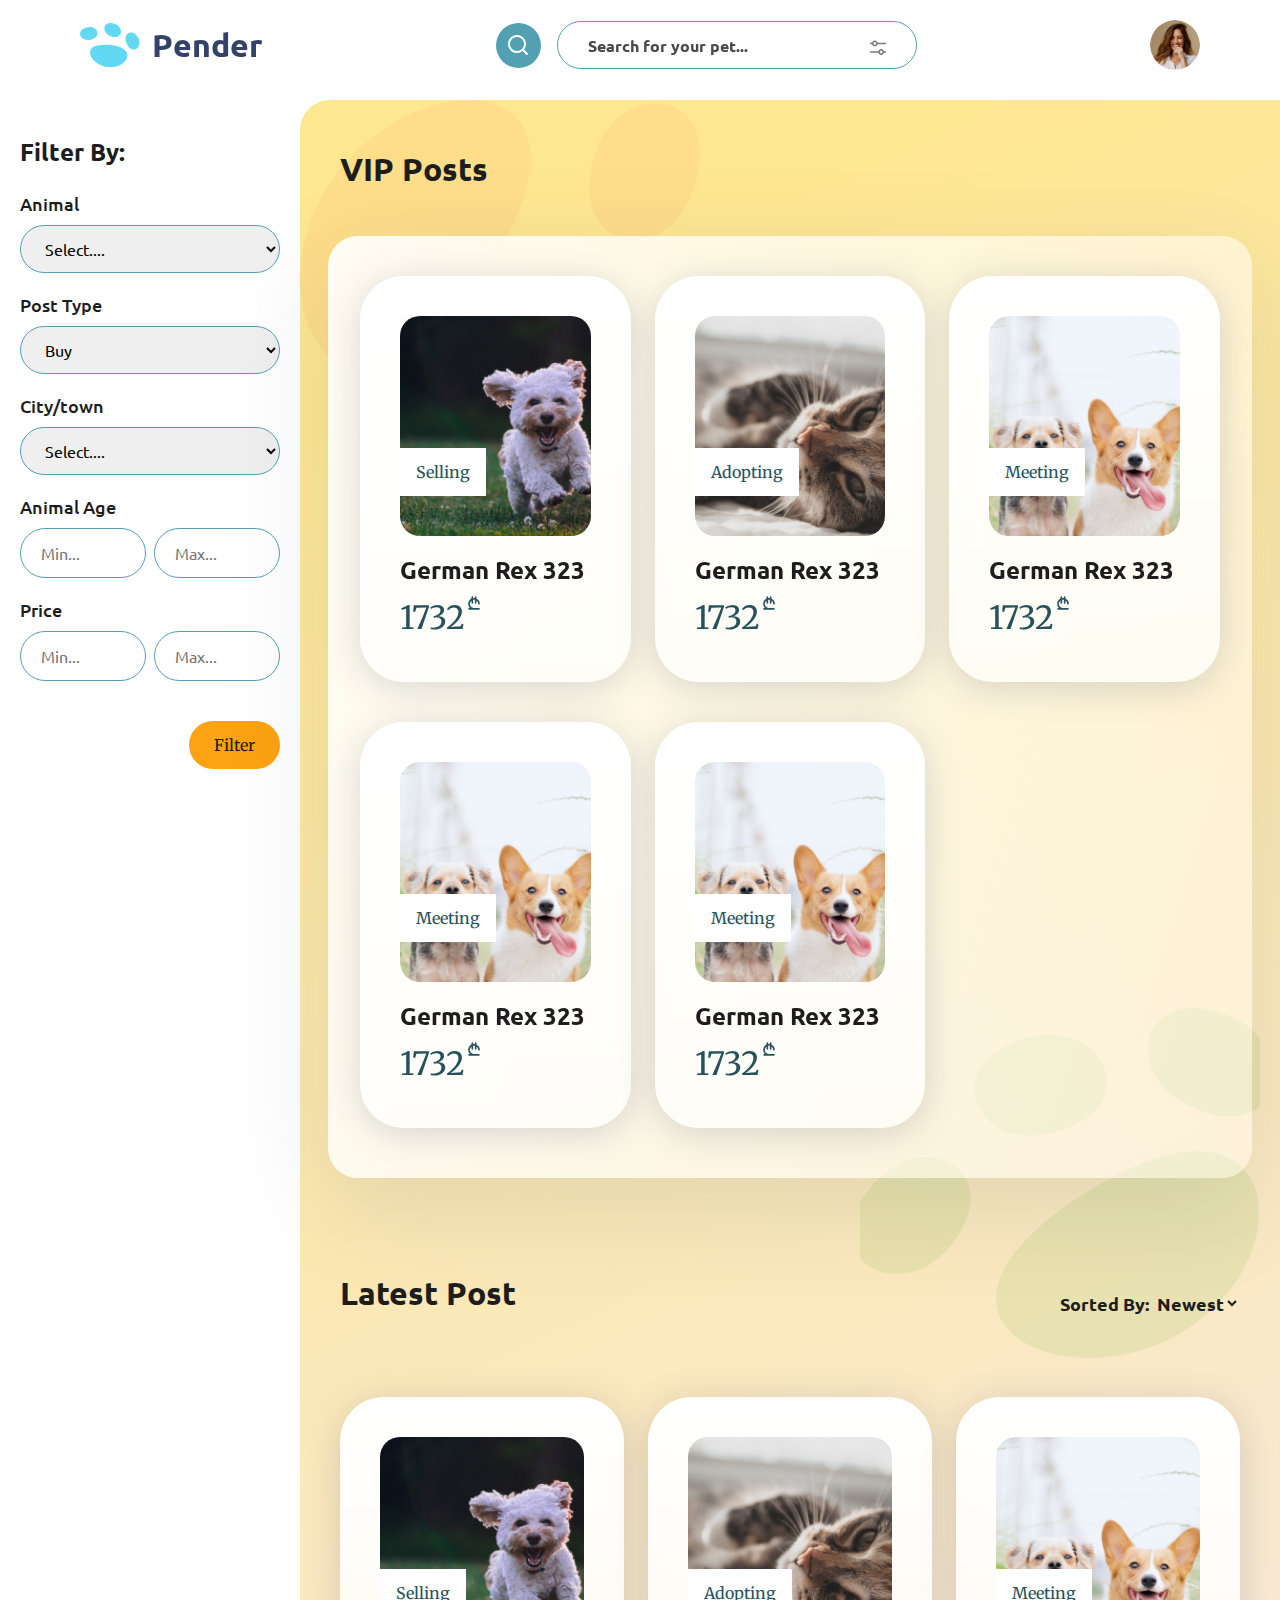
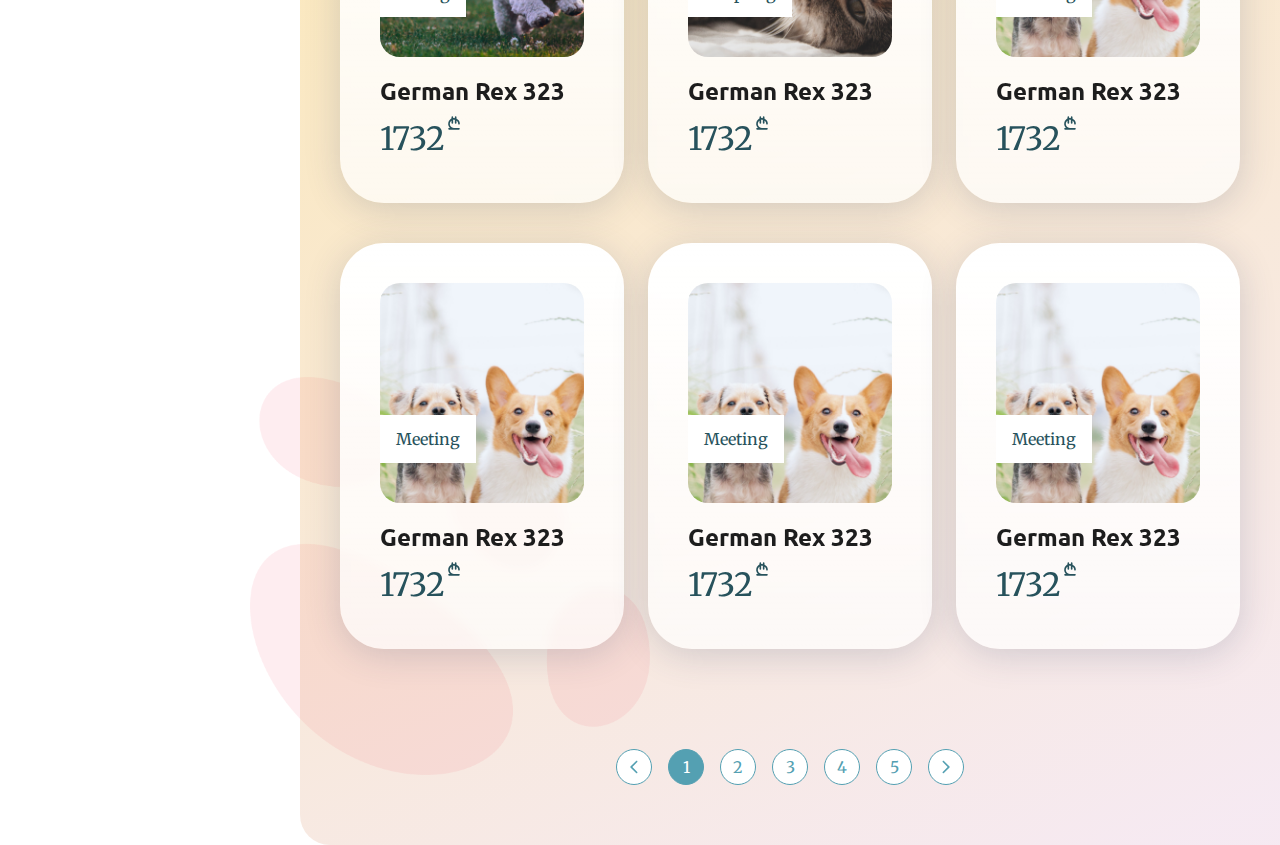
<file: profile.html>
<!DOCTYPE html>
<html lang="en">
  <head>
    <meta charset="UTF-8" />
    <meta http-equiv="X-UA-Compatible" content="IE=edge" />
    <meta name="viewport" content="width=device-width, initial-scale=1.0" />
    <title>Pender - Profile</title>

    <!-- Bootstrap CSS -->
    <link rel="stylesheet" href="assets/css/bootstrap.min.css" />

    <!-- Custom CSS -->
    <link rel="stylesheet" href="assets/css/style.css" />

    <!-- Responsive CSS -->
    <link rel="stylesheet" href="assets/css/responsive.css" />
  </head>
  <body>
    <!-- Header Part HTML Start -->

    <header>
      <!-- Header Section HTML Start -->

      <section id="Header" class="position-relative">
        <nav class="navbar navbar-expand-xl">
          <div class="container-fluid">
            <a class="logo" href="index.html"
              ><img src="assets/images/logo.svg" alt="logo" />Pender</a
            >
            <button
              class="navbar-toggler collapsed"
              type="button"
              data-bs-toggle="collapse"
              data-bs-target="#navbarNav"
              aria-controls="navbarNav"
              aria-expanded="false"
              aria-label="Toggle navigation"
            >
              <span class="toggler-icon top-bar"></span>
              <span class="toggler-icon middle-bar"></span>
              <span class="toggler-icon bottom-bar"></span>
            </button>
            <div class="collapse navbar-collapse" id="navbarNav">
              <ul class="navbar-nav pl-md-5 mx-auto pb-0">
                <form>
                  <div class="search-form">
                    <button type="submit" class="search-btn">
                      <img src="assets/images/search.svg" alt="search" />
                    </button>
                    <div class="search-form-field">
                      <input type="text" placeholder="Search for your pet..." />
                      <span class="filterIcon">
                        <img src="assets/images/filter.svg" alt="filter" />
                      </span>
                    </div>
                  </div>
                </form>
              </ul>
              <div class="navbar-nav ml-auto">
                <div class="nav-buttons">
                  <div class="user-profile position-relative" href="#">
                    <img
                      class="user-profile-icon"
                      src="assets/images/user-profile.png"
                      alt="user-profile"
                    />
                    <div class="profile-dropdown">
                      <div class="profile-user-info d-flex align-items-center">
                        <img
                          src="assets/images/user-profile.png"
                          alt="user-profile"
                        />
                        <div>
                          <h5>Gio Giorgi</h5>
                          <p>Giorgi@gmail.com</p>
                        </div>
                      </div>
                      <hr />
                      <div class="user-edit-profile">
                        <a href="user.html" class="d-flex align-items-center"
                          ><img src="assets/images/edit.svg" alt="edit" />
                          <span class="ps-4">View Profile</span></a
                        >
                      </div>
                      <hr />
                      <div class="user-logout">
                        <a
                          href="#"
                          class="d-flex justify-content-between align-items-center"
                          ><img src="assets/images/logout.svg" alt="logout" />
                          <span>Log out</span></a
                        >
                      </div>
                    </div>
                  </div>
                </div>
              </div>
            </div>
          </div>
        </nav>

        <!-- Search Filter -->
        <div class="search-filter">
          <div class="filter-form-wrapper">
            <h4>Filter By:</h4>
            <form>
              <div class="filter-form">
                <div class="form-input-field">
                  <label>Animal</label>
                  <select>
                    <option value="Select....">Select....</option>
                    <option value="Cat">Cat</option>
                  </select>
                </div>
                <div class="form-input-field">
                  <label>Post Type</label>
                  <select>
                    <option value="Buy">Buy</option>
                    <option value="Meet">Meet</option>
                    <option value="Gift">Gift</option>
                  </select>
                </div>
                <div class="form-input-field">
                  <label>City/town</label>
                  <select>
                    <option value="Select....">Select....</option>
                    <option value="Dhaka">Dhaka</option>
                  </select>
                </div>
                <div class="form-input-field">
                  <label>Animal Age</label>
                  <div class="d-flex">
                    <input
                      class="me-1"
                      type="text"
                      placeholder="Min..."
                      required
                    />
                    <input
                      class="ms-1"
                      type="text"
                      placeholder="Max..."
                      required
                    />
                  </div>
                </div>
                <div class="form-input-field">
                  <label>Price</label>
                  <div class="d-flex">
                    <input
                      class="me-1"
                      type="text"
                      placeholder="Min..."
                      required
                    />
                    <input
                      class="ms-1"
                      type="text"
                      placeholder="Max..."
                      required
                    />
                  </div>
                </div>
                <div class="form-btn">
                  <input type="submit" value="Filter" />
                </div>
              </div>
            </form>
          </div>
        </div>
      </section>

      <!-- Header Section HTML End -->
    </header>

    <!-- Header Part HTML End -->

    <!-- Profile Section HTML Start -->

    <section id="Profile-main">
      <div class="profile-main-wrapper">
        <div class="bars d-xl-none">
          <span><img src="assets/images/bars.png" alt="bars" /> Sidebar</span>
        </div>
        <div id="Profile-sidebar">
          <div class="profile-sidebar-wrapper">
            <div class="filter-form-wrapper">
              <h4>Filter By:</h4>
              <form>
                <div class="filter-form">
                  <div class="form-input-field">
                    <label>Animal</label>
                    <select>
                      <option value="Select....">Select....</option>
                      <option value="Cat">Cat</option>
                    </select>
                  </div>
                  <div class="form-input-field">
                    <label>Post Type</label>
                    <select>
                      <option value="Buy">Buy</option>
                      <option value="Meet">Meet</option>
                      <option value="Gift">Gift</option>
                    </select>
                  </div>
                  <div class="form-input-field">
                    <label>City/town</label>
                    <select>
                      <option value="Select....">Select....</option>
                      <option value="Dhaka">Dhaka</option>
                    </select>
                  </div>
                  <div class="form-input-field">
                    <label>Animal Age</label>
                    <div class="d-flex">
                      <input
                        class="me-1"
                        type="text"
                        placeholder="Min..."
                        required
                      />
                      <input
                        class="ms-1"
                        type="text"
                        placeholder="Max..."
                        required
                      />
                    </div>
                  </div>
                  <div class="form-input-field">
                    <label>Price</label>
                    <div class="d-flex">
                      <input
                        class="me-1"
                        type="text"
                        placeholder="Min..."
                        required
                      />
                      <input
                        class="ms-1"
                        type="text"
                        placeholder="Max..."
                        required
                      />
                    </div>
                  </div>
                  <div class="form-btn">
                    <input type="submit" value="Filter" />
                  </div>
                </div>
              </form>
            </div>
          </div>
        </div>
        <div id="Profile-contents" class="position-relative">
          <div class="profile-contents-wrapper">
            <div class="post-wrapper position-relative">
              <div class="section-title">
                <h2>VIP Posts</h2>
              </div>
              <div class="row vip-post-wrapper align-items-center mt-5">
                <div class="col-sm-6 col-lg-6 col-xl-4">
                  <div class="post-card">
                    <div class="post-card-img position-relative">
                      <img src="assets/images/post-img1.png" alt="post-img1" />
                      <span>Selling</span>
                    </div>
                    <h5>German Rex 323</h5>
                    <div class="d-flex justify-content-between align-items-end">
                      <p>
                        1732
                        <span
                          ><img src="assets/images/currency.svg" alt="currency"
                        /></span>
                      </p>
                    </div>
                  </div>
                </div>
                <div class="col-sm-6 col-lg-6 col-xl-4">
                  <div class="post-card">
                    <div class="post-card-img position-relative">
                      <img src="assets/images/post-img2.png" alt="post-img2" />
                      <span>Adopting</span>
                    </div>
                    <h5>German Rex 323</h5>
                    <div class="d-flex justify-content-between align-items-end">
                      <p>
                        1732
                        <span
                          ><img src="assets/images/currency.svg" alt="currency"
                        /></span>
                      </p>
                    </div>
                  </div>
                </div>
                <div class="col-sm-6 col-lg-6 col-xl-4">
                  <div class="post-card">
                    <div class="post-card-img position-relative">
                      <img src="assets/images/post-img3.png" alt="post-img3" />
                      <span>Meeting</span>
                    </div>
                    <h5>German Rex 323</h5>
                    <div class="d-flex justify-content-between align-items-end">
                      <p>
                        1732
                        <span
                          ><img src="assets/images/currency.svg" alt="currency"
                        /></span>
                      </p>
                    </div>
                  </div>
                </div>
                <div class="col-sm-6 col-lg-6 col-xl-4">
                  <div class="post-card">
                    <div class="post-card-img position-relative">
                      <img src="assets/images/post-img3.png" alt="post-img3" />
                      <span>Meeting</span>
                    </div>
                    <h5>German Rex 323</h5>
                    <div class="d-flex justify-content-between align-items-end">
                      <p>
                        1732
                        <span
                          ><img src="assets/images/currency.svg" alt="currency"
                        /></span>
                      </p>
                    </div>
                  </div>
                </div>
                <div class="col-sm-6 col-lg-6 col-xl-4">
                  <div class="post-card">
                    <div class="post-card-img position-relative">
                      <img src="assets/images/post-img3.png" alt="post-img3" />
                      <span>Meeting</span>
                    </div>
                    <h5>German Rex 323</h5>
                    <div class="d-flex justify-content-between align-items-end">
                      <p>
                        1732
                        <span
                          ><img src="assets/images/currency.svg" alt="currency"
                        /></span>
                      </p>
                    </div>
                  </div>
                </div>
              </div>
              <div class="profile-shape2">
                <img
                  src="assets/images/profile-shape2.png"
                  alt="profile-shape2"
                />
              </div>
            </div>

            <!-- Latest Post -->

            <div class="post-wrapper position-relative mt-5 pt-5">
              <div class="d-md-flex justify-content-between align-items-center">
                <div class="section-title">
                  <h2>Latest Post</h2>
                </div>
                <div class="sorted-by">
                  <form>
                    <label>Sorted By:</label>
                    <select>
                      <option value="Newest">Newest</option>
                      <option value="Oldest">Oldest</option>
                    </select>
                  </form>
                </div>
              </div>
              <div class="row align-items-center mt-4">
                <div class="col-sm-6 col-lg-6 col-xl-4">
                  <div class="post-card">
                    <div class="post-card-img position-relative">
                      <img src="assets/images/post-img1.png" alt="post-img1" />
                      <span>Selling</span>
                    </div>
                    <h5>German Rex 323</h5>
                    <div class="d-flex justify-content-between align-items-end">
                      <p>
                        1732
                        <span
                          ><img src="assets/images/currency.svg" alt="currency"
                        /></span>
                      </p>
                    </div>
                  </div>
                </div>
                <div class="col-sm-6 col-lg-6 col-xl-4">
                  <div class="post-card">
                    <div class="post-card-img position-relative">
                      <img src="assets/images/post-img2.png" alt="post-img2" />
                      <span>Adopting</span>
                    </div>
                    <h5>German Rex 323</h5>
                    <div class="d-flex justify-content-between align-items-end">
                      <p>
                        1732
                        <span
                          ><img src="assets/images/currency.svg" alt="currency"
                        /></span>
                      </p>
                    </div>
                  </div>
                </div>
                <div class="col-sm-6 col-lg-6 col-xl-4">
                  <div class="post-card">
                    <div class="post-card-img position-relative">
                      <img src="assets/images/post-img3.png" alt="post-img3" />
                      <span>Meeting</span>
                    </div>
                    <h5>German Rex 323</h5>
                    <div class="d-flex justify-content-between align-items-end">
                      <p>
                        1732
                        <span
                          ><img src="assets/images/currency.svg" alt="currency"
                        /></span>
                      </p>
                    </div>
                  </div>
                </div>
                <div class="col-sm-6 col-lg-6 col-xl-4">
                  <div class="post-card">
                    <div class="post-card-img position-relative">
                      <img src="assets/images/post-img3.png" alt="post-img3" />
                      <span>Meeting</span>
                    </div>
                    <h5>German Rex 323</h5>
                    <div class="d-flex justify-content-between align-items-end">
                      <p>
                        1732
                        <span
                          ><img src="assets/images/currency.svg" alt="currency"
                        /></span>
                      </p>
                    </div>
                  </div>
                </div>
                <div class="col-sm-6 col-lg-6 col-xl-4">
                  <div class="post-card">
                    <div class="post-card-img position-relative">
                      <img src="assets/images/post-img3.png" alt="post-img3" />
                      <span>Meeting</span>
                    </div>
                    <h5>German Rex 323</h5>
                    <div class="d-flex justify-content-between align-items-end">
                      <p>
                        1732
                        <span
                          ><img src="assets/images/currency.svg" alt="currency"
                        /></span>
                      </p>
                    </div>
                  </div>
                </div>
                <div class="col-sm-6 col-lg-6 col-xl-4">
                  <div class="post-card">
                    <div class="post-card-img position-relative">
                      <img src="assets/images/post-img3.png" alt="post-img3" />
                      <span>Meeting</span>
                    </div>
                    <h5>German Rex 323</h5>
                    <div class="d-flex justify-content-between align-items-end">
                      <p>
                        1732
                        <span
                          ><img src="assets/images/currency.svg" alt="currency"
                        /></span>
                      </p>
                    </div>
                  </div>
                </div>
              </div>
            </div>

            <!-- Latest Post Pagination -->

            <div class="latest-pagination">
              <div class="latest-pagi-wrapper">
                <ul>
                  <li>
                    <img
                      src="assets/images/chevron-left.svg"
                      alt="chevron-left"
                    />
                  </li>
                  <li class="active">1</li>
                  <li>2</li>
                  <li>3</li>
                  <li>4</li>
                  <li>5</li>
                  <li>
                    <img
                      src="assets/images/chevron-right.svg"
                      alt="chevron-right"
                    />
                  </li>
                </ul>
              </div>
            </div>
          </div>
          <div class="profile-shape1">
            <img src="assets/images/profile-shape1.png" alt="profile-shape1" />
          </div>
          <div class="profile-shape3">
            <img src="assets/images/profile-shape3.png" alt="profile-shape3" />
          </div>
        </div>
      </div>
    </section>

    <!-- Profile Section HTML End -->

    <!-- Bootstrap JavaScript -->
    <script src="assets/js/bootstrap.min.js"></script>

    <!-- Custom JavaScript -->
    <script src="assets/js/script.js"></script>

    <script>
      // Sidebar Expand JavaScript

      const bars = document.querySelector(".bars");
      const sidebar = document.querySelector("#Profile-sidebar");

      bars.addEventListener("click", function () {
        sidebar.classList.toggle("active");
      });

      // Search Filer Expand JavaScript

      const filterIcon = document.querySelector(".filterIcon");
      const searchFilter = document.querySelector(".search-filter");

      filterIcon.addEventListener("click", function () {
        searchFilter.classList.toggle("active");
      });
    </script>
  </body>
</html>
</file>
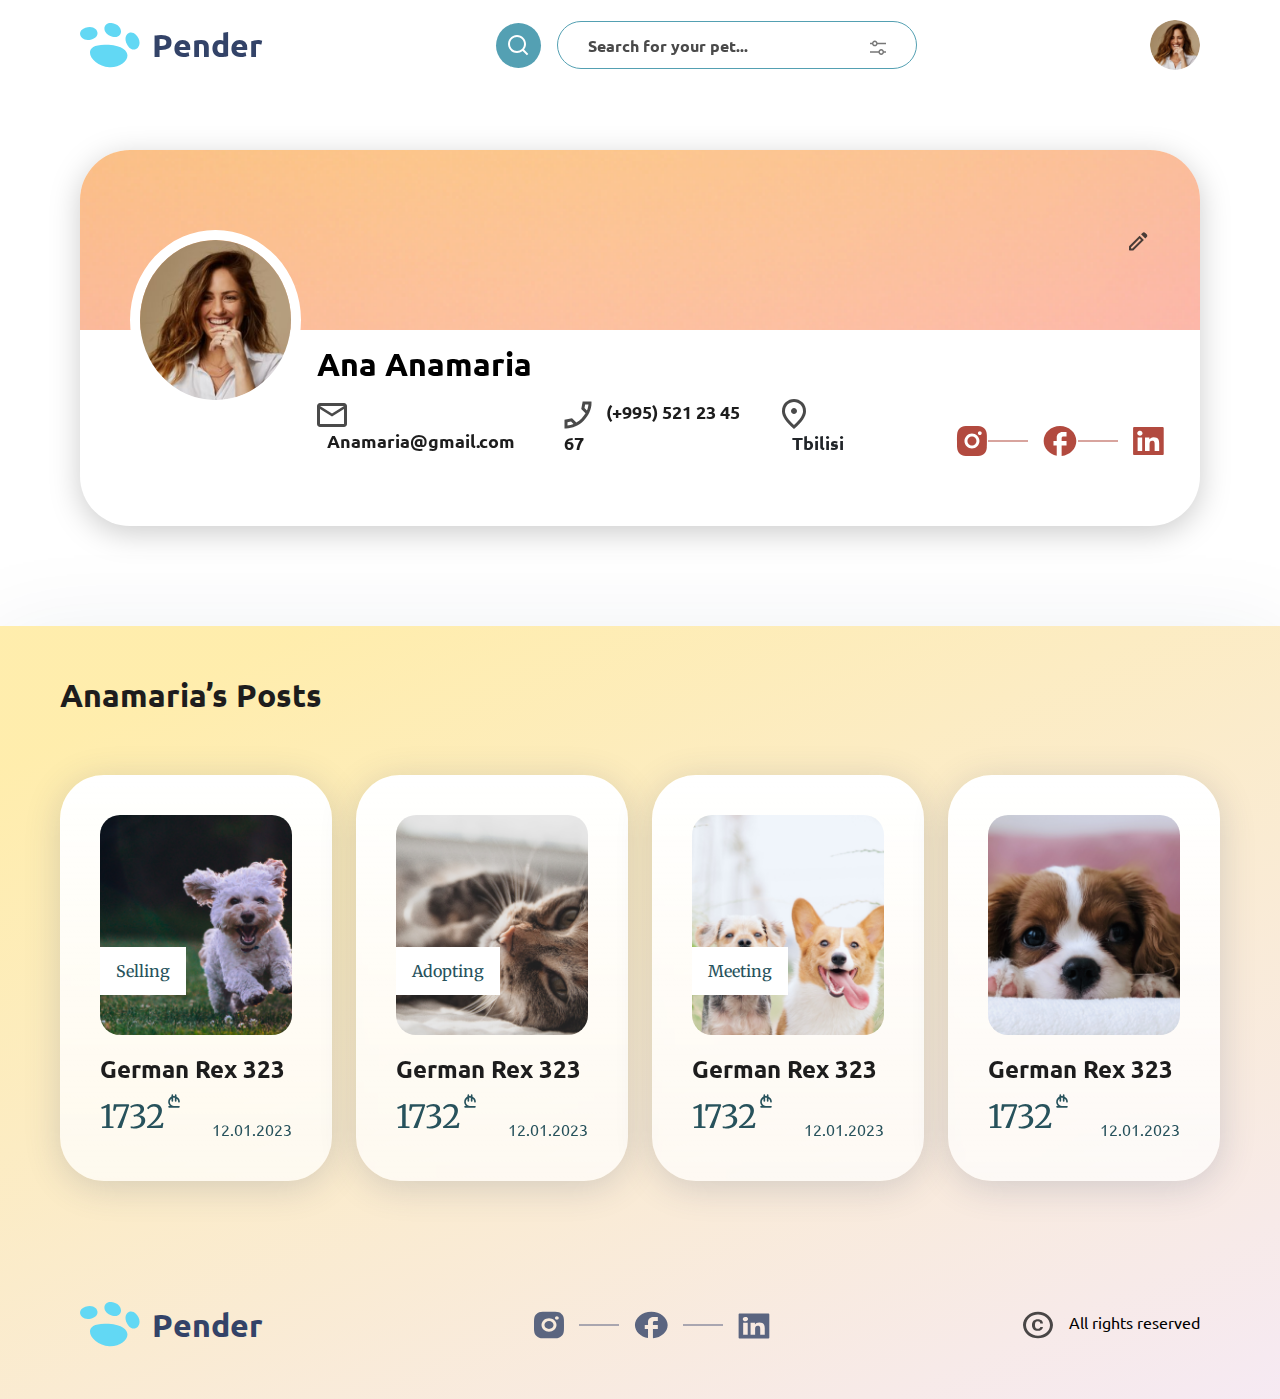
<file: user.html>
<!DOCTYPE html>
<html lang="en">
  <head>
    <meta charset="UTF-8" />
    <meta http-equiv="X-UA-Compatible" content="IE=edge" />
    <meta name="viewport" content="width=device-width, initial-scale=1.0" />
    <title>Pender</title>

    <!-- Bootstrap CSS -->
    <link rel="stylesheet" href="assets/css/bootstrap.min.css" />

    <!-- Custom CSS -->
    <link rel="stylesheet" href="assets/css/style.css" />

    <!-- Responsive CSS -->
    <link rel="stylesheet" href="assets/css/responsive.css" />
  </head>
  <body>
    <!-- Header Part HTML Start -->

    <header>
      <!-- Header Section HTML Start -->

      <section id="Header">
        <nav class="navbar navbar-expand-xl">
          <div class="container-fluid">
            <a class="logo" href="index.html"
              ><img src="assets/images/logo.svg" alt="logo" />Pender</a
            >
            <button
              class="navbar-toggler collapsed"
              type="button"
              data-bs-toggle="collapse"
              data-bs-target="#navbarNav"
              aria-controls="navbarNav"
              aria-expanded="false"
              aria-label="Toggle navigation"
            >
              <span class="toggler-icon top-bar"></span>
              <span class="toggler-icon middle-bar"></span>
              <span class="toggler-icon bottom-bar"></span>
            </button>
            <div class="collapse navbar-collapse" id="navbarNav">
              <ul class="navbar-nav pl-md-5 mx-auto pb-0">
                <form>
                  <div class="search-form">
                    <button type="submit" class="search-btn">
                      <img src="assets/images/search.svg" alt="search" />
                    </button>
                    <div class="search-form-field">
                      <input type="text" placeholder="Search for your pet..." />
                      <span>
                        <img src="assets/images/filter.svg" alt="filter" />
                      </span>
                    </div>
                  </div>
                </form>
              </ul>
              <div class="navbar-nav ml-auto">
                <div class="nav-buttons">
                  <div class="user-profile position-relative" href="#">
                    <img
                      class="user-profile-icon"
                      src="assets/images/user-profile.png"
                      alt="user-profile"
                    />
                    <div class="profile-dropdown">
                      <div class="profile-user-info d-flex align-items-center">
                        <img
                          src="assets/images/user-profile.png"
                          alt="user-profile"
                        />
                        <div>
                          <h5>Gio Giorgi</h5>
                          <p>Giorgi@gmail.com</p>
                        </div>
                      </div>
                      <hr />
                      <div class="user-edit-profile">
                        <a href="user.html" class="d-flex align-items-center"
                          ><img src="assets/images/edit.svg" alt="edit" />
                          <span class="ps-4">View Profile</span></a
                        >
                      </div>
                      <hr />
                      <div class="user-logout">
                        <a
                          href="#"
                          class="d-flex justify-content-between align-items-center"
                          ><img src="assets/images/logout.svg" alt="logout" />
                          <span>Log out</span></a
                        >
                      </div>
                    </div>
                  </div>
                </div>
              </div>
            </div>
          </div>
        </nav>
      </section>

      <!-- Header Section HTML End -->

      <!-- User Hero Section HTML Start -->

      <section id="User-hero">
        <div class="user-hero-wrapper">
          <div class="container-fluid">
            <div class="user-hero-container">
              <div class="user-hero-top">
                <a class="user-edit-icon" href="#"
                  ><img src="assets/images/edit.svg" alt="edit"
                /></a>
              </div>
              <div class="user-hero-bottom">
                <div class="row user-hero-bottom-wrapper align-items-end">
                  <div class="col-lg-9">
                    <div class="user-info-container d-md-flex">
                      <div class="user-info-img">
                        <img src="assets/images/user.png" alt="user" />
                      </div>
                      <div class="user-info-content ms-3">
                        <h4>Ana Anamaria</h4>
                        <div
                          class="user-contact-details d-xl-flex align-items-center"
                        >
                          <li>
                            <img
                              src="assets/images/email-icon.svg"
                              alt="email-icon"
                            />
                            <a href="mailto:Anamaria@gmail.com"
                              >Anamaria@gmail.com</a
                            >
                          </li>
                          <li>
                            <img
                              src="assets/images/phone-icon.svg"
                              alt="phone-icon"
                            />
                            <a href="tel:(+995) 521 23 45 67"
                              >(+995) 521 23 45 67</a
                            >
                          </li>
                          <li>
                            <img
                              src="assets/images/location-icon.svg"
                              alt="location-icon"
                            />
                            <a>Tbilisi</a>
                          </li>
                        </div>
                      </div>
                    </div>
                  </div>
                  <div class="col-lg-3">
                    <div
                      class="user-social d-flex align-items-center mt-4 mt-lg-0 float-md-end"
                    >
                      <li>
                        <a href="#"
                          ><img
                            src="assets/images/instagram-icon.svg"
                            alt="instagram-icon"
                        /></a>
                      </li>
                      <li>
                        <a href="#"
                          ><img
                            src="assets/images/facebook-icon.svg"
                            alt="facebook-icon"
                        /></a>
                      </li>
                      <li>
                        <a href="#"
                          ><img
                            src="assets/images/linkedin-icon.svg"
                            alt="linkedin-icon"
                        /></a>
                      </li>
                    </div>
                  </div>
                </div>
              </div>
            </div>
          </div>
        </div>
      </section>

      <!-- User Form Section HTML Start -->

      <section id="User-form">
        <div class="user-modal">
          <div class="user-form-container d-lg-flex">
            <div class="user-upload-img mb-4 mb-lg-0">
              <img src="assets/images/user.png" alt="user" />
              <a class="upload-btn" href="#">+</a>
            </div>
            <form>
              <div class="user-form-field">
                <input type="text" placeholder="Giorgi Gio ..." required />
              </div>
              <div class="user-form-field">
                <img src="assets/images/email-icon.svg" alt="email-icon" />
                <input
                  type="email"
                  placeholder="Giorgi@gmail.com ..."
                  required
                />
              </div>
              <div class="user-form-field">
                <img src="assets/images/phone-icon.svg" alt="phone-icon" />
                <input type="text" placeholder="557325325..." required />
              </div>
              <div class="user-form-field">
                <img
                  src="assets/images/location-icon.svg"
                  alt="location-icon"
                />
                <input type="text" placeholder="Gori..." required />
              </div>
              <div class="user-form-field">
                <img src="assets/images/social-icon.svg" alt="social-icon" />
                <input
                  type="text"
                  placeholder="https:www.facebook.com..."
                  required
                />
              </div>
              <div class="text-center text-lg-end mt-4">
                <button class="form-close-btn">Close</button>
                <button class="form-done-btn" type="submit">Done</button>
              </div>
            </form>
          </div>
        </div>
      </section>

      <!-- User Form Section HTML End -->

      <!-- User Hero Section HTML End -->
    </header>

    <!-- Header Part HTML

    <!-- User Page Body Section HTML Start -->

    <div class="user-page-bottom-body">
      <!-- Post Section HTML Start -->

      <section id="Post" class="user-post">
        <div class="post-wrapper position-relative">
          <div class="container-fluid">
            <div class="section-title">
              <h2>Anamaria’s Posts</h2>
            </div>
            <div class="row align-items-center">
              <div class="col-sm-6 col-lg-3">
                <div class="post-card">
                  <div class="post-card-img position-relative">
                    <img src="assets/images/post-img1.png" alt="post-img1" />
                    <span>Selling</span>
                  </div>
                  <h5>German Rex 323</h5>
                  <div class="d-flex justify-content-between align-items-end">
                    <p>
                      1732
                      <span
                        ><img src="assets/images/currency.svg" alt="currency"
                      /></span>
                    </p>
                    <span>12.01.2023</span>
                  </div>
                </div>
              </div>
              <div class="col-sm-6 col-lg-3">
                <div class="post-card">
                  <div class="post-card-img position-relative">
                    <img src="assets/images/post-img2.png" alt="post-img2" />
                    <span>Adopting</span>
                  </div>
                  <h5>German Rex 323</h5>
                  <div class="d-flex justify-content-between align-items-end">
                    <p>
                      1732
                      <span
                        ><img src="assets/images/currency.svg" alt="currency"
                      /></span>
                    </p>
                    <span>12.01.2023</span>
                  </div>
                </div>
              </div>
              <div class="col-sm-6 col-lg-3">
                <div class="post-card">
                  <div class="post-card-img position-relative">
                    <img src="assets/images/post-img3.png" alt="post-img3" />
                    <span>Meeting</span>
                  </div>
                  <h5>German Rex 323</h5>
                  <div class="d-flex justify-content-between align-items-end">
                    <p>
                      1732
                      <span
                        ><img src="assets/images/currency.svg" alt="currency"
                      /></span>
                    </p>
                    <span>12.01.2023</span>
                  </div>
                </div>
              </div>
              <div class="col-sm-6 col-lg-3">
                <div class="post-card">
                  <div class="post-card-img position-relative">
                    <img src="assets/images/post-img4.png" alt="post-img4" />
                  </div>
                  <h5>German Rex 323</h5>
                  <div class="d-flex justify-content-between align-items-end">
                    <p>
                      1732
                      <span
                        ><img src="assets/images/currency.svg" alt="currency"
                      /></span>
                    </p>
                    <span>12.01.2023</span>
                  </div>
                </div>
              </div>
            </div>
          </div>
        </div>
      </section>

      <!-- Post Section HTML End -->

      <!-- User Footer Section HTML Start -->

      <footer id="User-footer" class="user-footer">
        <div class="container-fluid">
          <div class="user-footer-container">
            <div class="row align-items-center">
              <div class="col-md-4">
                <div class="footer-logo">
                  <a class="logo" href="index.html"
                    ><img src="assets/images/logo.svg" alt="logo" />Pender</a
                  >
                </div>
              </div>
              <div class="col-md-4">
                <div
                  class="user-social user-footer-social d-flex justify-content-center align-items-center mt-4 mt-md-0"
                >
                  <li>
                    <a href="#"
                      ><img
                        src="assets/images/instagram-gray-icon.svg"
                        alt="instagram-gray-icon"
                    /></a>
                  </li>
                  <li>
                    <a href="#"
                      ><img
                        src="assets/images/facebook-gray-icon.svg"
                        alt="facebook-gray-icon"
                    /></a>
                  </li>
                  <li>
                    <a href="#"
                      ><img
                        src="assets/images/linkedin-gray-icon.svg"
                        alt="linkedin-gray-icon"
                    /></a>
                  </li>
                </div>
              </div>
              <div class="col-md-4 mt-4 mt-md-0">
                <div
                  class="footer-copyright text-center text-md-start float-md-end"
                >
                  <p>
                    <img
                      class="me-3"
                      src="assets/images/copyright-icon.svg"
                      alt="copyright-icon"
                    />All rights reserved
                  </p>
                </div>
              </div>
            </div>
          </div>
        </div>
      </footer>

      <!-- User Footer Section HTML End -->
    </div>

    <!-- User Page Body Section HTML End -->

    <!-- Bootstrap JavaScript -->
    <script src="assets/js/bootstrap.min.js"></script>

    <!-- Custom JavaScript -->
    <script src="assets/js/script.js"></script>
  </body>
</html>
</file>
<file: assets/css/style.css>
/* Base Styles CSS Start */

/* Font */
@import url("https://fonts.googleapis.com/css2?family=Merriweather:wght@300;400;700&family=Ubuntu:wght@300;400;500;700&display=swap");

* {
  margin: 0;
  padding: 0;
  box-sizing: border-box;
}

body {
  font-family: "Ubuntu", sans-serif;
  scroll-behavior: smooth;
}

ol,
ul {
  margin: 0;
  padding: 0;
}

li {
  list-style: none;
}

a {
  text-decoration: none;
  cursor: pointer;
}

img {
  max-width: 100%;
}

.section-title h2 {
  font-size: 32px;
  font-weight: 700;
  color: #1d1d1d;
  margin-bottom: 20px;
}

/* Base Styles CSS End */

/* Header Part CSS Start */

/* Navigation Section CSS Start */

nav.navbar {
  position: fixed;
  top: 0;
  width: 100%;
  padding: 20px 0;
  z-index: 999;
}

.sticky {
  background: #ffffff;
  padding: 25px 0 !important;
  box-shadow: 1px 1px 20px 0px #dddddd;
  transition: all 0.3s ease-in-out;
}

.logo {
  display: flex;
  align-items: center;
  font-size: 32px;
  font-weight: 700;
  color: #334368;
}

.logo img {
  padding-right: 12px;
}

.search-form {
  display: flex;
  justify-content: center;
  align-items: center;
}

.search-btn {
  display: flex;
  justify-content: center;
  align-items: center;
  width: 45px;
  height: 45px;
  margin-right: 16px;
  border: none;
  border-radius: 100%;
  background: #54a0b3;
}

.search-form-field {
  background: #ffffff;
  border: 1px solid #54a0b2;
  border-radius: 50px;
}

.search-form-field input {
  background: transparent;
  padding: 11px 30px;
  border: none;
}

.search-form-field input:focus {
  outline: 0;
}

.search-form-field span {
  padding: 11px 30px 11px 0;
  cursor: pointer;
}

.search-form-field ::placeholder {
  font-weight: 700;
  color: #4a4a4a;
}

a.login {
  font-family: "Merriweather", serif;
  font-size: 16px;
  font-weight: 500;
  line-height: 20px;
  padding: 13px 32px;
  color: #1d1d1d;
  background: #fca311;
  border: 1px solid #fca311;
  border-radius: 50px;
  transition: all 0.3s ease-in-out;
}

a.login:hover {
  color: #fca311;
  background: transparent;
  border: 1px solid #fca311;
}

.user-profile-icon {
  width: 50px;
  height: 50px;
  object-fit: cover;
  border-radius: 100%;
  cursor: pointer;
}

.profile-dropdown {
  position: absolute;
  top: 60px;
  right: 0;
  width: 270px;
  padding: 40px 30px;
  background: #ffffff;
  filter: drop-shadow(0px 5px 10px rgba(0, 0, 0, 0.2));
  border-radius: 30px;
  display: none;
}

.profile-dropdown.active {
  display: block;
}

.profile-user-info img {
  width: 50px;
  height: 50px;
  object-fit: cover;
  border-radius: 100%;
  cursor: pointer;
  margin-right: 20px;
}

.profile-user-info h5 {
  font-size: 18px;
  font-weight: 600;
  text-align: left;
  color: #1d1d1d;
  margin: 0;
  word-break: break-word;
}

.profile-user-info p {
  color: #1d1d1dcc;
  margin: 0;
  word-break: break-word;
}

.user-edit-profile span,
.user-logout span {
  font-size: 16px;
  font-weight: 400;
  color: #1d1d1d;
}

.profile-dropdown hr {
  border-top: 1px solid #62d8f4;
  opacity: 1;
}

.navbar-toggler {
  border: 0 !important;
  margin-top: -15px;
}

.navbar-toggler:focus,
.navbar-toggler:active,
.navbar-toggler-icon:focus {
  outline: none !important;
  box-shadow: none !important;
  border: 0 !important;
}

.toggler-icon {
  width: 25px;
  height: 2px;
  background-color: #e74c3c;
  display: block;
  transition: all 0.2s;
}

.middle-bar {
  margin: 5px auto;
}

.navbar-toggler .top-bar {
  transform: rotate(45deg);
  transform-origin: 10% 10%;
}

.navbar-toggler .middle-bar {
  opacity: 0;
  filter: alpha(opacity=0);
}

.navbar-toggler .bottom-bar {
  transform: rotate(-45deg);
  transform-origin: 10% 90%;
}

.navbar-toggler.collapsed .top-bar {
  transform: rotate(0);
}

.navbar-toggler.collapsed .middle-bar {
  opacity: 1;
  filter: alpha(opacity=100);
}

.navbar-toggler.collapsed .bottom-bar {
  transform: rotate(0);
}

.navbar-toggler.collapsed .toggler-icon {
  background-color: #151515;
}

@media (max-width: 1200px) {
  .navbar-nav {
    background: #ffffff;
    padding-bottom: 50px;
  }

  .logo {
    font-size: 25px;
  }

  button.navbar-toggler {
    padding-top: 15px;
  }

  .navbar-nav {
    padding-top: 30px;
  }

  .search-form-field input {
    padding: 11px 0 11px 10px;
  }

  .search-form-field span {
    padding: 11px 10px 11px 0;
  }

  .navbar-toggler:focus {
    box-shadow: none;
  }
}

/* Navigation Section CSS End */

/* Hero Section CSS Start */

.hero-wrapper {
  padding-bottom: 150px;
}

.hero-content {
  position: absolute;
  padding-top: 180px;
}

.hero-content h1 {
  font-size: 72px;
  font-weight: 700;
  line-height: 83px;
  color: #121049;
}

span.adopt,
span.sell,
span.meet {
  margin-right: 10px !important;
}

span.sell,
span.meet {
  margin-left: 20px;
}

span.adopt::after,
span.sell::after {
  position: absolute;
  content: "";
  top: 30px;
  width: 15px;
  height: 15px;
  border-radius: 100%;
}

span.adopt::after {
  background: #ffd234;
}

span.sell::after {
  background: #62d8f4;
}

span.adopt img,
span.sell img,
span.meet img {
  position: absolute;
  left: 0;
  bottom: 0;
}

.hero-btn a {
  font-family: "Merriweather", serif;
  font-size: 18px;
  font-weight: 700;
  letter-spacing: 0.03em;
  color: #ffffff;
  background: #1f879f;
  padding: 20px 32px;
  border-radius: 40px;
}

.pets-box {
  display: grid;
  grid-template-columns: repeat(3, 1fr);
  gap: 30px;
  margin-top: 120px;
}

.single-pet {
  background: linear-gradient(
    180deg,
    rgba(255, 255, 255, 0.4) 0%,
    rgba(255, 255, 255, 0.16) 100%
  );
  box-shadow: 0px 4px 20px -1px rgba(0, 0, 0, 0.2);
  backdrop-filter: blur(20px);
  border-radius: 30px;
}

.single-pet img {
  padding: 30px;
}

.single-pet h4 {
  font-size: 24px;
  font-weight: 700;
  color: #121049;
  padding: 0 0 20px 30px;
}

.hero-shape1 {
  position: absolute;
  left: 0;
  bottom: 160px;
  z-index: -1;
}

.hero-shape2 {
  position: absolute;
  right: 0;
  bottom: 200px;
  z-index: -1;
}

.hero-bottom-shape {
  position: relative;
  margin-bottom: -100px;
}

/* Hero Section CSS End */

/* Header Part CSS End */

/* Main Part CSS Start */

.main-bg {
  background: linear-gradient(
    155.53deg,
    #ffce1d5d 10.5%,
    rgba(157, 26, 113, 0.096) 98.28%
  );
  box-shadow: 0px 27px 100px 5px rgba(11, 47, 91, 0.1);
  padding-top: 50px;
}

.main-top-shape {
  position: absolute;
  top: -85px;
}

/* Post Section CSS Start */

.post-card {
  background: linear-gradient(
    180deg,
    #ffffff 0%,
    rgba(255, 255, 255, 0.7) 100%
  );
  box-shadow: 0px 5.92334px 37.0209px -1.48084px rgba(51, 67, 104, 0.2);
  backdrop-filter: blur(5px);
  padding: 40px;
  margin-top: 40px;
  border-radius: 44px;
}

.post-card-img img {
  width: 100%;
  min-height: 220px;
  max-height: 220px;
  height: 100%;
  object-fit: cover;
  border-radius: 20px;
}

.post-card-img span {
  position: absolute;
  left: 0;
  bottom: 40px;
  font-family: "Merriweather", serif;
  font-size: 16px;
  font-weight: 400;
  padding: 12px 16px;
  color: #1d1d1d;
  background: #ffffff;
}

.post-card h5 {
  font-size: 24px;
  font-weight: 700;
  line-height: 28px;
  color: #1d1d1d;
  padding-top: 20px;
  margin-bottom: 10px;
}

.post-card p {
  font-family: "Merriweather", serif;
  font-weight: 400;
  font-size: 32px;
  color: #27525c;
  margin: 0;
}

.post-card span {
  font-size: 16px;
  font-weight: 400;
  color: #27525c;
}

.post-card p span img {
  margin-top: -20px;
}

.post-see-more-btn a {
  font-size: 24px;
  font-weight: 700;
  text-decoration: underline;
  color: #211f54;
}

.latest-post-shape {
  position: absolute;
  right: 0;
  bottom: -335px;
  z-index: -1;
}

.latest-post-shape img {
  max-width: 80%;
  float: right;
}

/* Post Section CSS End */

/* Upload Post Section CSS Start */

.upload-post-wrapper {
  padding: 200px 0;
}

.upload-post-container {
  background: linear-gradient(
    107.16deg,
    #ffffff 0%,
    rgba(255, 255, 255, 0.6) 100%
  );
  box-shadow: 0px 27px 100px 5px rgba(11, 47, 91, 0.1);
  margin-top: 50px;
  border-radius: 30px;
}

.upload-post-title h4 {
  font-size: 24px;
  font-weight: 700;
  text-align: center;
  color: #1d1d1d;
  padding-top: 50px;
}

.upload-post-img {
  max-width: 80%;
  margin: auto;
  padding: 80px 0 150px;
}

.upload-post-img img {
  width: 100%;
}

.upload-post-form {
  max-width: 400px;
  width: 100%;
}

.up-form-field input {
  width: 100%;
  background: #ffffff;
  border: 1px solid #0b2f5b;
  padding: 18px 40px;
  margin-bottom: 16px;
  border-radius: 30px;
}

.up-form-field input:focus {
  outline: 0;
}

.up-form-field ::placeholder {
  font-size: 16px;
  font-weight: 700;
  color: rgba(29, 29, 29, 0.8);
}

.up-form-btn input {
  font-family: "Merriweather", serif;
  font-size: 16px;
  font-weight: 400;
  color: #1d1d1d;
  background: #fca311;
  padding: 16px 40px;
  border: none;
  border-radius: 30px;
}

.upload-post-shape {
  position: absolute;
  left: 0;
  bottom: -20px;
}

.upload-post-shape img {
  max-width: 80%;
}

/* Upload Post Section CSS End */

/* Main Part CSS End */

/* ======***=======
User Page CSS 
/* ======***======= */

/* User Hero Section CSS Start */

.user-hero-wrapper {
  margin-top: 150px;
}

.user-hero-container {
  background: #ffffff;
  filter: drop-shadow(0px 7px 15px rgba(0, 0, 0, 0.2));
  border-radius: 50px;
  overflow: hidden;
}

.user-hero-top {
  background: url(../images/user-top-bg.png);
  background-size: cover;
  background-repeat: no-repeat;
  width: 100%;
  height: 180px;
  position: relative;
}

.user-edit-icon {
  position: absolute;
  top: 50%;
  right: 50px;
  transform: translateY(-50%);
}

.user-hero-bottom-wrapper {
  padding: 0 40px 70px 100px;
}

.user-info-img img {
  position: relative;
  width: 200px;
  height: 200px;
  object-fit: cover;
  margin-top: -100px;
  border: 10px solid #ffffff;
  border-radius: 100%;
}

.user-info-content h4 {
  font-size: 32px;
  font-weight: 700;
  color: #000000;
  padding: 15px 0;
  margin: 0;
}

.user-contact-details li {
  margin-right: 30px;
}

.user-contact-details a {
  font-size: 18px;
  font-weight: 600;
  color: #1d1d1d;
  padding-left: 10px;
}

.user-social li {
  position: relative;
  margin: 0px 25px;
}

.user-social li::after {
  position: absolute;
  content: "";
  top: 50%;
  right: -65px;
  transform: translate(-50%, -50%);
  width: 40px;
  height: 1px;
  background: #b24a3f;
}

.user-footer-social li::after {
  background: #5a6381;
}

.user-social li:last-child {
  margin-right: 0;
  padding-right: 0;
}

.user-social li:last-child:after {
  display: none;
}

.user-social li a {
  padding: 0 10px;
}

/* User Form Section CSS Start */

.user-form-container {
  position: absolute;
  top: 50%;
  left: 50%;
  transform: translate(-50%, -50%);
  background: #ffffff;
  padding: 60px 50px;
  filter: drop-shadow(0px 7px 15px rgba(0, 0, 0, 0.2));
  border-radius: 30px;
  z-index: 11;
}

.user-modal {
  display: none;
}

.user-modal.active {
  display: block;
}

.user-upload-img {
  position: relative;
  width: 150px;
  height: 150px;
  object-fit: cover;
  margin-right: 30px;
}

.user-upload-img img {
  width: 100%;
  height: 100%;
}

.upload-btn {
  position: absolute;
  right: 10px;
  bottom: 5px;
  display: flex;
  justify-content: center;
  align-items: center;
  width: 35px;
  height: 35px;
  font-size: 20px;
  color: #000000;
  background: #ffffff;
  border-radius: 100%;
  padding: 20px;
}

.user-form-field {
  max-width: 400px;
  width: 100%;
  display: flex;
  align-items: center;
  background: #ffffff;
  padding: 0 20px;
  margin-bottom: 15px;
  border: 1px solid #0b2f5b;
  border-radius: 30px;
}

.user-form-field img {
  width: 18px;
  height: 18px;
}

.user-form-field input {
  width: 100%;
  border: none;
  background: transparent;
  padding: 12px 15px;
}

.user-form-field input:focus {
  outline: 0;
}

.form-close-btn,
.form-done-btn {
  font-family: "Merriweather", serif;
  color: #ffffff;
  background: red;
  padding: 10px 30px;
  border: none;
  border-radius: 30px;
}

.form-done-btn {
  color: #000000;
  background: #fca311;
  margin-left: 20px;
}

/* User Form Section CSS End */

/* User Hero Section CSS End */

/* User page Post Section CSS Start */

.user-page-bottom-body {
  background: linear-gradient(
    155.53deg,
    #ffce1d5d 10.5%,
    rgba(157, 26, 113, 0.096) 98.28%
  );
  box-shadow: 0px 27px 100px 5px rgba(11, 47, 91, 0.1);
  padding: 50px 0;
  margin-top: 100px;
}

.user-post {
  padding-bottom: 120px;
}

/* Footer Section CSS */

.footer-copyright p {
  color: #000000;
  margin: 0;
}

/* User page Post Section CSS End */

/* ========***========
Post Page CSS
========***======== */

/* Post Hero Section CSS Start */

.post-hero-wrapper {
  margin-top: 180px;
}

.post-hero-title {
  position: relative;
  margin-bottom: -110px;
}

.post-hero-title h2 {
  position: relative;
  font-size: 56px;
  font-weight: 700;
  color: #121049;
}

.post-hero-title-border {
  position: absolute;
  left: 0;
  bottom: -40px;
}

.post-hero-title-border img {
  width: 75%;
}

.post-hero-container {
  display: flex;
  justify-content: space-between;
  align-items: flex-end;
}

.post-hero-card1,
.post-hero-card3 {
  max-width: 29%;
  width: 100%;
}

.post-hero-card1 img,
.post-hero-card3 img {
  width: 100%;
  min-height: 280px;
  max-height: 280px;
  height: 100%;
  border-radius: 22px;
}

.post-hero-card2 {
  max-width: 39%;
  width: 100%;
}

.post-hero-card2 img {
  width: 100%;
  min-height: 450px;
  max-height: 450px;
  height: 100%;
  border-radius: 22px;
}

.post-hero-card1 {
  background: radial-gradient(
    44.1% 44.1% at 50% 50%,
    rgba(236, 86, 108, 0.6) 0%,
    #a6031a 100%
  );
  padding: 40px 50px;
  border-radius: 30px;
}

.post-hero-card2 {
  background: radial-gradient(
    51.5% 76.56% at 50% 50%,
    rgba(96, 161, 193, 0.6) 0%,
    #095775eb 100%
  );
  padding: 40px 50px;
  border-radius: 30px;
}

.post-hero-card3 {
  background: radial-gradient(
    54.74% 54.74% at 50% 50%,
    rgba(247, 206, 109, 0.6) 0%,
    #eabc4e 100%
  );
  padding: 40px 50px;
  border-radius: 30px;
}

.post-hero-shape {
  position: absolute;
  left: 0;
  top: -60px;
  z-index: -1;
}

/* Post Hero Section CSS End */

/* Post Info Section CSS Start */

.post-info-container {
  padding-top: 60px;
}

.post-info-location li {
  font-size: 18px;
  font-weight: 600;
  color: #1d1d1d;
}

.post-date {
  padding-right: 50px;
}

.post-date::after {
  position: absolute;
  content: "";
  top: 9px;
  right: 18px;
  width: 15px;
  height: 15px;
  background: #ffd234;
  border-radius: 100%;
}

.post-info-title h2 {
  font-size: 56px;
  font-weight: 700;
  color: #121049;
  padding: 15px 0;
}

.post-info-title img {
  height: 56px;
}

.post-info-price h3 {
  font-family: "Merriweather", serif;
  font-size: 44px;
  color: #27525c;
}

.post-info-price h3 img {
  margin-top: -35px;
  margin-left: -15px;
}

.post-info-description h4 {
  font-size: 28px;
  font-weight: 700;
  color: #1d1d1d;
}

.post-info-description p {
  font-size: 18px;
  color: #1d1d1d;
  padding-top: 10px;
}

.post-user-info {
  max-width: 350px;
  width: 100%;
  padding: 40px 30px 40px 40px;
  float: right;
  background: #ffffff;
  box-shadow: 0px 10px 30px 5px rgba(39, 82, 92, 0.2);
  border-radius: 50px;
}

.post-user-img img {
  max-width: 60px;
  width: 100%;
  min-height: 60px;
  max-height: 60px;
  height: 100%;
  border-radius: 100%;
  margin-right: 20px;
}

.post-user-info-text h4 {
  font-size: 24px;
  font-weight: 600;
  color: #1d1d1d;
  margin-bottom: 10px;
}

.post-user-info-text p {
  font-size: 16px;
  font-weight: 600;
  color: #1d1d1d;
  margin: 0;
}

.post-user-info-text p img {
  width: 30px;
  padding-right: 10px;
}

/* Post Info Section CSS End */

/* Hero Slider CSS */

.hero-slider {
  margin-top: 160px;
}

.hero-slider .post-hero-card1,
.hero-slider .post-hero-card2,
.hero-slider .post-hero-card3 {
  max-width: 100%;
  width: 100%;
  padding: 30px;
}

.hero-slider .post-hero-card1 img,
.hero-slider .post-hero-card2 img,
.hero-slider .post-hero-card3 img {
  width: 100%;
  min-height: 220px;
  max-height: 220px;
  border-radius: 22px;
}

/* Post Slider CSS */

.post-card.item {
  box-shadow: none;
}

.post-card p img {
  max-width: 20px;
  width: 100%;
  margin-top: -44px !important;
  margin-left: -8px;
}

/* Customizing Slider Dots */

.owl-dots {
  padding-top: 20px;
}

button.owl-dot span {
  background: #62d8f466;
}

button.owl-dot.active span {
  background: #62d8f4 !important;
}

/* 
===========***===========
Profile Page CSS
===========***=========== */

.profile-main-wrapper {
  display: flex;
  margin-top: 100px;
  min-height: 100vh;
  height: 100%;
}

#Profile-sidebar {
  max-width: 450px;
  width: 100%;
}

.profile-sidebar-wrapper {
  padding: 40px 60px;
}

.filter-form-wrapper h4 {
  font-size: 24px;
  font-weight: 700;
  line-height: 24px;
  color: #1d1d1d;
}

.form-input-field {
  padding-top: 20px;
}

.form-input-field input,
.form-input-field select {
  width: 100%;
  padding: 12px 20px;
  border: 1px solid #54a0b2;
  border-radius: 30px;
}

.form-input-field input:focus,
.form-input-field select:focus {
  outline: 0;
}

.form-input-field label {
  font-size: 18px;
  font-weight: 500;
  line-height: 22px;
  color: #1d1d1d;
  margin-bottom: 10px;
}

.form-btn input {
  font-family: "Merriweather", serif;
  font-size: 16px;
  color: #1d1d1d;
  background: #fca311;
  padding: 12px 25px;
  margin-top: 40px;
  float: right;
  border: none;
  border-radius: 30px;
}

#Profile-contents {
  flex: 1;
  min-height: 100vh;
  height: 100%;
}

.profile-contents-wrapper {
  background: linear-gradient(
    155.53deg,
    #ffce1d7c 10.5%,
    rgba(157, 26, 113, 0.096) 98.28%
  );
  min-height: 100vh;
  height: 100%;
  padding: 50px 40px 0;
  border-radius: 30px 0px 0px 30px;
}

.vip-post-wrapper {
  padding: 0 20px 50px;
  background: linear-gradient(
    107.16deg,
    rgba(255, 255, 255, 0.9) 0%,
    rgba(255, 255, 255, 0.4) 100%
  );
  box-shadow: 0px 27px 100px 5px rgba(11, 47, 91, 0.1);
  border-radius: 30px;
}

.sorted-by label {
  font-size: 18px;
  font-weight: 700;
  color: #1d1d1d;
}

.sorted-by select {
  font-size: 18px;
  font-weight: 700;
  color: #1d1d1d;
  background: transparent;
  border: none;
}

.sorted-by select:focus {
  outline: none;
}

/* Pagination */

.latest-pagi-wrapper {
  padding-top: 100px;
  padding-bottom: 60px;
}

.latest-pagi-wrapper ul {
  display: flex;
  justify-content: center;
  align-items: center;
}

.latest-pagi-wrapper ul li {
  font-family: "Merriweather", serif;
  font-size: 16px;
  color: #54a0b2;
  width: 36px;
  height: 36px;
  display: flex;
  justify-content: center;
  align-items: center;
  background: #ffffff;
  margin: 0 8px;
  border: 1px solid #54a0b2;
  border-radius: 100%;
  cursor: pointer;
}

.latest-pagi-wrapper ul li.active {
  color: #ffffff;
  background: #54a0b2;
  border: 1px solid #54a0b2;
}

.profile-shape1 {
  position: absolute;
  top: 0;
  left: 0;
  max-width: 400px;
  z-index: -1;
}

.profile-shape2 {
  position: absolute;
  bottom: -180px;
  right: -20px;
  max-width: 400px;
  z-index: -1;
}

.profile-shape3 {
  position: absolute;
  bottom: 70px;
  left: -50px;
  max-width: 400px;
  z-index: -1;
}

/* Search Filter CSS */

.search-filter {
  position: absolute;
  left: 60%;
  top: 0;
  max-width: 350px;
  padding: 30px;
  background: #ffffff;
  border-radius: 30px;
  z-index: 9999;
  display: none;
}

.search-filter.active {
  display: block;
  width: 90%;
}

@media (min-width: 300px) and (max-width: 992px) {
  .search-filter {
    position: absolute;
    left: 50%;
    top: 0;
    transform: translateX(-50%);
  }

  .search-filter.active {
    top: 20px;
  }
}

/* ===========***===========
Post Card CSS
===========***=========== */

.v-post-card-wrapper {
  padding: 30px 70px 30px 30px;
  margin-top: 40px;
  background: linear-gradient(
    180deg,
    #ffffff 0%,
    rgba(255, 255, 255, 0.7) 100%
  );
  box-shadow: 0px 5.92334px 37.0209px -1.48084px rgba(51, 67, 104, 0.2);
  backdrop-filter: blur(5px);
  border-radius: 44.4251px;
}

.v-post-card-img {
  max-width: 372px;
  width: 100%;
  min-height: 228px;
  max-height: 228px;
  height: 100%;
  object-fit: cover;
  margin-right: 25px;
  border-radius: 20px;
}

.v-post-card-img img {
  max-width: 372px;
  width: 100%;
  min-height: 228px;
  max-height: 228px;
  height: 100%;
  object-fit: cover;
  margin-right: 25px;
  border-radius: 20px;
}

.v-post-card-text {
  padding-top: 20px;
}

.v-post-card-text h6 {
  font-family: "Merriweather";
  font-size: 16px;
  color: #27525c;
}

.v-post-card-text h5 {
  font-weight: 700;
  font-size: 24px;
  color: #1d1d1d;
}

.v-post-card-text p {
  font-family: "Merriweather";
  font-size: 32px;
  color: #27525c;
}

.v-post-card-text p span img {
  margin-top: -10px !important;
  margin-left: 5px;
}

.post-time {
  position: relative;
  padding: 0 10px;
}

.post-time::before {
  position: absolute;
  content: "";
  left: 0;
  bottom: -15px;
  width: 100%;
  height: 10px;
  background: rgba(84, 160, 178, 0.5);
  border-radius: 50px;
}

.post-time::after {
  position: absolute;
  content: "";
  right: 2px;
  bottom: -13px;
  width: 50%;
  height: 6px;
  background: #467b86;
  border-radius: 50px;
}

.post-time p {
  font-size: 16px;
  line-height: 16px;
  color: rgba(29, 29, 29, 0.6);
}

.post-time p span {
  color: #1d1d1d;
}
</file>
<file: assets/css/responsive.css>
@media (min-width: 1920px) {
  .navbar .container-fluid,
  .user-hero-wrapper .container-fluid,
  .post-hero-wrapper .container-fluid,
  .user-footer .container-fluid {
    padding: 0 100px;
  }

  .hero-wrapper .container-fluid {
    padding: 0 150px;
  }

  .post-wrapper .container-fluid,
  .upload-post-wrapper .container-fluid {
    padding: 0 100px;
  }
}

@media (min-width: 1600px) and (max-width: 1919px) {
  .navbar .container-fluid,
  .user-hero-wrapper .container-fluid,
  .post-hero-wrapper .container-fluid {
    padding: 0 100px;
  }

  .hero-wrapper .container-fluid {
    padding: 0 150px;
  }

  .hero-shape1 {
    bottom: 30px;
  }

  .hero-shape2 {
    bottom: 100px;
  }

  .post-wrapper .container-fluid,
  .upload-post-wrapper .container-fluid {
    padding: 0 100px;
  }
}

@media (min-width: 1400px) and (max-width: 1599px) {
  .navbar .container-fluid,
  .user-hero-wrapper .container-fluid,
  .user-post-wrapper .container-fluid,
  .user-footer .container-fluid {
    padding: 0 80px;
  }

  .hero-wrapper .container-fluid {
    padding: 0 100px;
  }

  .hero-shape1 {
    bottom: -40px;
  }

  .hero-shape2 {
    bottom: 80px;
  }

  .post-wrapper .container-fluid,
  .upload-post-wrapper .container-fluid {
    padding: 0 100px;
  }

  .post-hero-title {
    margin-bottom: -60px;
  }

  .post-hero-card1 img,
  .post-hero-card3 img {
    min-height: 280px;
    max-height: 280px;
    height: 100%;
  }

  .post-hero-card2 img {
    min-height: 400px;
    max-height: 400px;
    height: 100%;
  }
}

@media (min-width: 1200px) and (max-width: 1399px) {
  .navbar .container-fluid,
  .user-hero-wrapper .container-fluid,
  .post-hero-wrapper .container-fluid,
  .user-footer .container-fluid {
    padding: 0 80px;
  }

  .hero-wrapper .container-fluid {
    padding: 0 100px;
  }

  .hero-wrapper {
    padding-bottom: 300px;
  }

  .hero-shape1 {
    bottom: 150px;
  }

  .hero-shape2 {
    bottom: 180px;
  }

  .hero-shape1 img,
  .hero-shape2 img {
    width: 80%;
  }

  .hero-shape2 img {
    float: right;
  }

  .post-wrapper .container-fluid,
  .upload-post-wrapper .container-fluid,
  .user-post-wrapper .container-fluid {
    padding: 0 60px;
  }

  .user-hero-bottom-wrapper {
    padding: 0 40px 70px 50px;
  }

  .user-info-img img {
    width: 180px;
    height: 180px;
  }

  .post-hero-title {
    margin-bottom: -45px;
  }

  .post-hero-card1 img,
  .post-hero-card3 img {
    min-height: 200px;
    max-height: 200px;
    height: 100%;
  }

  .post-hero-card2 img {
    min-height: 300px;
    max-height: 300px;
    height: 100%;
  }

  #Profile-sidebar {
    max-width: 300px;
    width: 100%;
  }

  .profile-sidebar-wrapper {
    padding: 40px 20px;
  }

  .v-post-card-img {
    max-width: 300px;
    width: 100%;
  }

  .v-post-card-img img {
    max-width: 300px;
    width: 100%;
  }
}

@media (min-width: 992px) and (max-width: 1199px) {
  .navbar .container-fluid,
  .user-hero-wrapper .container-fluid,
  .post-hero-wrapper .container-fluid,
  .user-footer .container-fluid {
    padding: 0 50px;
  }

  .hero-wrapper .container-fluid {
    padding: 0 70px;
  }

  .hero-content h1 {
    font-size: 56px;
  }

  .hero-wrapper {
    padding-bottom: 350px;
  }

  .hero-shape1 {
    bottom: 150px;
  }

  .hero-shape2 {
    bottom: 180px;
  }

  .hero-shape1 img,
  .hero-shape2 img {
    width: 70%;
  }

  .hero-shape2 img {
    float: right;
  }

  .post-wrapper .container-fluid,
  .upload-post-wrapper .container-fluid {
    padding: 0 50px;
  }

  .user-hero-bottom-wrapper {
    padding: 0 40px 70px 50px;
  }

  .user-info-img img {
    width: 150px;
    height: 150px;
    margin-top: -70px;
  }

  .user-contact-details li {
    margin-bottom: 15px;
  }

  .user-social li::after {
    right: -75px;
  }

  .post-hero-card1 img,
  .post-hero-card3 img {
    min-height: 180px;
    max-height: 180px;
    height: 100%;
  }

  .post-hero-card2 img {
    min-height: 300px;
    max-height: 300px;
    height: 100%;
  }

  .post-info-title h2,
  .post-hero-title h2 {
    font-size: 44px;
    margin-bottom: 50px;
  }
}

@media (min-width: 768px) and (max-width: 991px) {
  .navbar .container-fluid,
  .user-hero-wrapper .container-fluid,
  .post-hero-wrapper .container-fluid,
  .user-footer .container-fluid {
    padding: 0 20px;
  }

  .hero-wrapper .container-fluid {
    padding: 0 30px;
  }

  .hero-content {
    position: relative;
  }

  .hero-content h1 {
    font-size: 48px;
    line-height: 60px;
  }

  span.adopt img,
  span.sell img,
  span.meet img {
    width: 80%;
  }

  .hero-shape1 {
    bottom: 150px;
  }

  .hero-shape2 {
    bottom: 180px;
  }

  .hero-shape1 img,
  .hero-shape2 img {
    width: 70%;
  }

  .hero-shape2 img {
    float: right;
  }

  .hero-img {
    padding-top: 50px;
  }

  .post-wrapper .container-fluid,
  .upload-post-wrapper .container-fluid {
    padding: 0 20px;
  }

  .section-title h2 {
    font-size: 28px;
  }

  .user-hero-top {
    background-position: center center;
    height: 130px;
  }

  .user-hero-bottom-wrapper {
    padding: 0 40px 70px 50px;
  }

  .user-info-img img {
    width: 150px;
    height: 150px;
    margin-top: -70px;
  }

  .user-contact-details li {
    margin-bottom: 15px;
  }

  .post-hero-card1,
  .post-hero-card2,
  .post-hero-card3 {
    padding: 30px;
  }

  .post-hero-card1 img,
  .post-hero-card3 img {
    min-height: 150px;
    max-height: 150px;
    height: 100%;
  }

  .post-hero-card2 img {
    min-height: 280px;
    max-height: 280px;
    height: 100%;
  }

  .post-info-title h2,
  .post-hero-title h2 {
    font-size: 36px;
    margin-bottom: 53px;
  }

  .post-hero-title-border img {
    width: 60%;
  }

  .post-info-price h3 {
    font-size: 30px;
  }

  .post-time {
    padding: 30px 0;
  }

  .post-time::before,
  .post-time::after {
    bottom: 20px;
  }

  .post-time::after {
    bottom: 22px;
  }
}

@media (min-width: 300px) and (max-width: 767px) {
  .navbar .container-fluid,
  .user-hero-wrapper .container-fluid,
  .post-hero-wrapper .container-fluid,
  .user-footer .container-fluid {
    padding: 0 10px;
  }

  .search-form {
    max-width: 93%;
    margin: auto;
    padding-left: 10px;
  }

  .search-form-field {
    max-width: 75%;
  }

  .search-form-field input {
    max-width: 85%;
  }

  .profile-dropdown {
    left: 50%;
    transform: translateX(-50%);
  }

  .hero-wrapper .container-fluid {
    padding: 0 10px;
  }

  .hero-content {
    position: relative;
    padding-top: 120px;
    text-align: center;
  }

  .hero-content h1 {
    font-size: 32px;
    line-height: 45px;
  }

  span.adopt img,
  span.sell img,
  span.meet img {
    width: 90%;
  }

  span.adopt::after,
  span.sell::after {
    top: 16px;
  }

  .nav-buttons {
    text-align: center;
  }

  .hero-shape1 {
    top: 300px;
  }

  .hero-shape2 {
    bottom: 200px;
  }

  .hero-shape1 img,
  .hero-shape2 img {
    width: 70%;
  }

  .hero-shape2 img {
    float: right;
  }

  .pets-box {
    grid-template-columns: repeat(1, 1fr);
    margin-top: 80px;
  }

  .single-pet h4 {
    font-size: 20px;
  }

  .hero-img {
    display: none;
  }

  .post-wrapper .container-fluid,
  .upload-post-wrapper .container-fluid {
    padding: 0 10px;
  }

  .section-title h2 {
    font-size: 28px;
  }

  .post-card-img img {
    min-height: 180px;
    max-height: 180px;
    height: 100%;
  }

  .upload-post-img {
    max-width: 100%;
    padding: 50px 0 80px;
  }

  .upload-post-form {
    padding: 0 20px 50px;
    margin: auto;
  }

  .upload-post-shape {
    z-index: -1;
  }

  .user-hero-top {
    background-position: center center;
    height: 100px;
  }

  .user-hero-bottom-wrapper {
    padding: 0 40px 70px 20px;
  }

  .user-info-img img {
    width: 120px;
    height: 120px;
    margin-top: -60px;
  }

  .user-contact-details li {
    margin-bottom: 15px;
  }
  .user-info-content h4 {
    font-size: 28px;
  }

  .user-form-container {
    width: 300px;
    margin-top: 80px;
    padding: 40px 20px;
  }

  .user-upload-img {
    width: 100px;
    height: 100px;
    margin: auto;
  }

  .footer-logo {
    display: flex;
    justify-content: center;
    align-items: center;
  }

  .post-info-title h2,
  .post-hero-title h2 {
    font-size: 30px;
  }

  .post-hero-wrapper {
    margin-top: 120px;
  }

  .post-hero-title-border {
    position: absolute;
    left: 0;
    bottom: -25px;
  }

  .post-hero-title-border img {
    width: 40%;
  }

  .post-info-title h2 img {
    height: 30px;
  }

  .post-info-price h3,
  .post-info-description h4 {
    font-size: 25px;
  }

  .post-user-info {
    float: none;
    margin: auto;
  }

  #Profile-contents {
    width: 100%;
  }

  .profile-contents-wrapper {
    padding: 50px 20px 0;
  }

  .vip-post-wrapper {
    padding: 0 0 50px;
  }

  .v-post-card-wrapper {
    padding: 20px 20px 30px;
  }

  .post-time {
    padding: 20px 0 40px;
  }

  .post-time::before,
  .post-time::after {
    bottom: 25px;
  }

  .post-time::after {
    bottom: 27px;
  }
}

@media (min-width: 577px) and (max-width: 767px) {
  .post-card-img img,
  .hero-slider .post-hero-card-img img {
    min-height: 400px;
    max-height: 400px;
    height: 100%;
  }
}

@media (min-width: 400px) and (max-width: 576px) {
  .post-card-img img,
  .hero-slider .post-hero-card-img img {
    min-height: 300px;
    max-height: 300px;
    height: 100%;
  }
}

@media (min-width: 300px) and (max-width: 1199px) {
  .profile-main-wrapper {
    margin-top: 150px;
  }

  #Profile-sidebar {
    max-width: 320px;
    width: 100%;
    padding-bottom: 40px;
    position: absolute;
    top: 150px;
    left: -100%;
    z-index: 111;
    background: #ffffff;
    transition: left 0.3s ease-in-out;
  }

  #Profile-sidebar.active {
    left: 0;
  }

  .profile-sidebar-wrapper {
    padding: 40px 20px;
  }

  .bars {
    position: absolute;
    top: 100px;
    left: 20px;
  }

  .bars span {
    cursor: pointer;
    font-size: 18px;
    font-weight: 500;
  }
}
</file>
